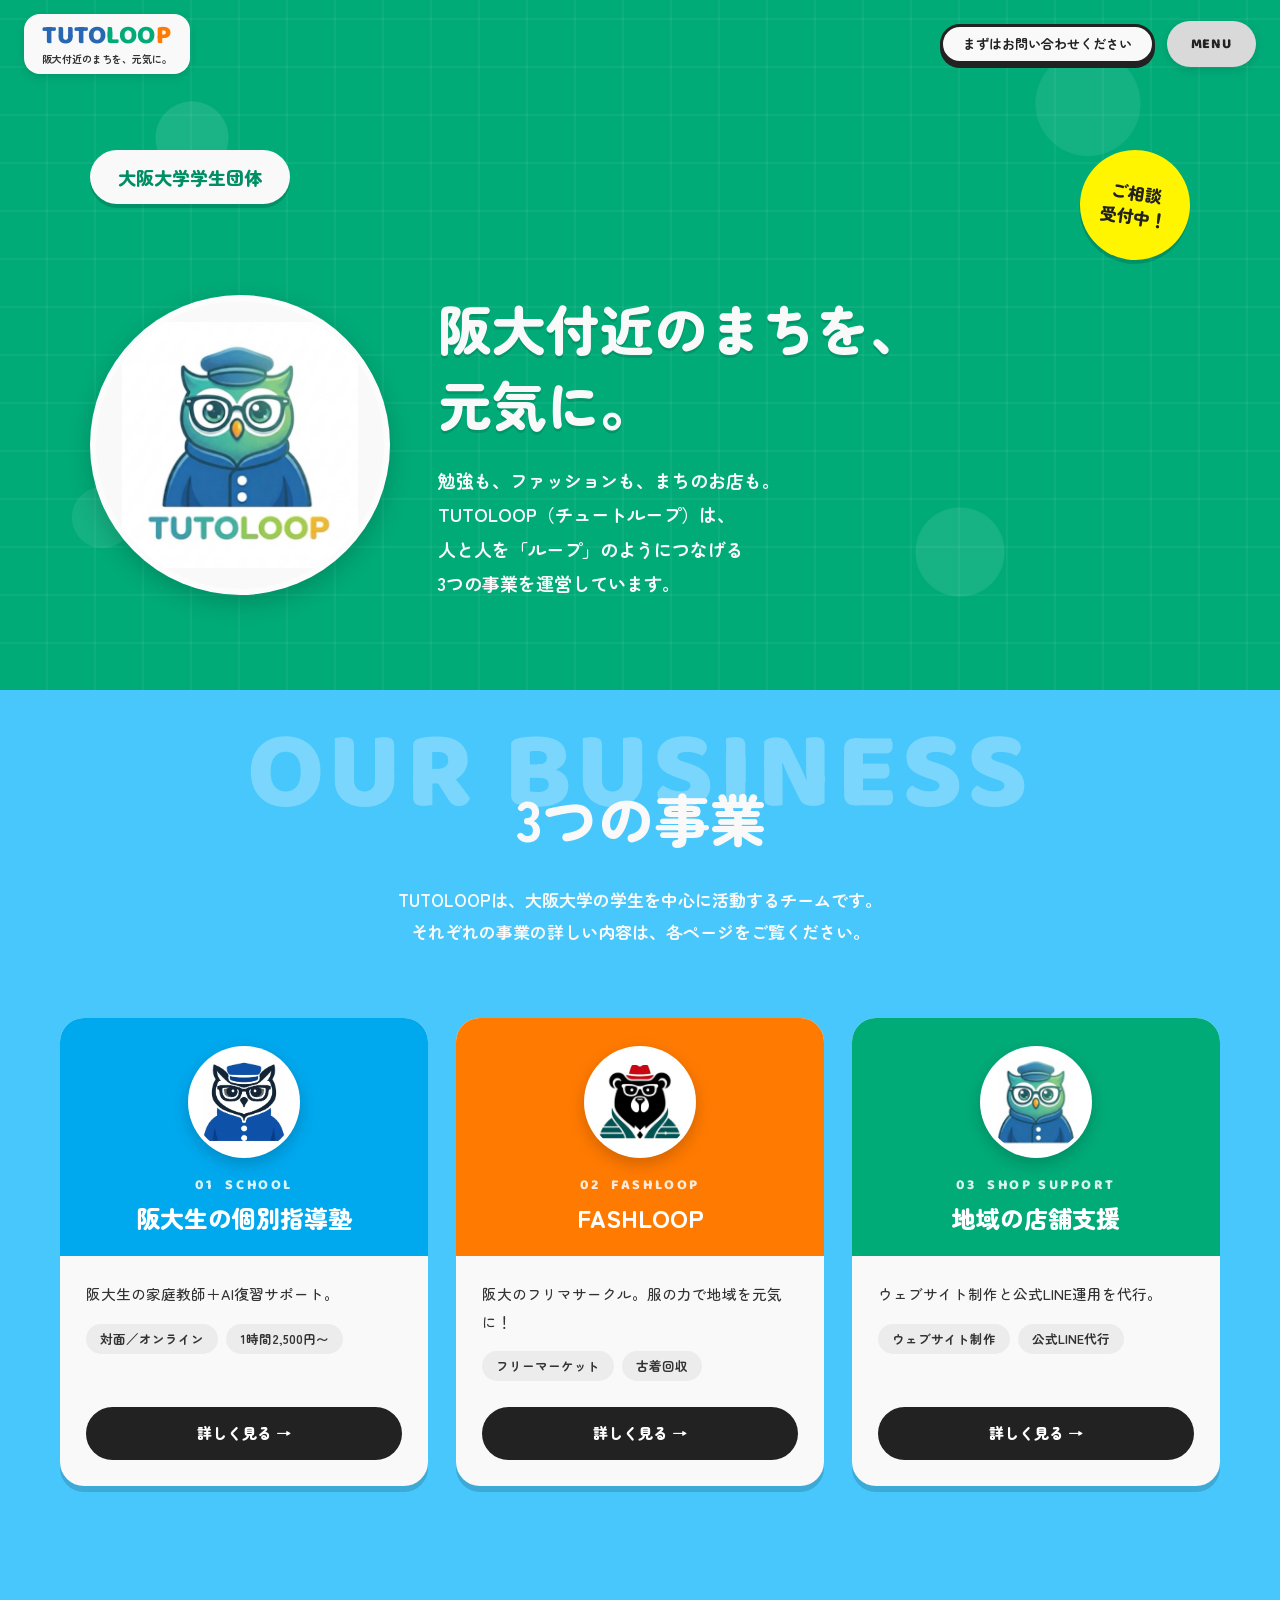
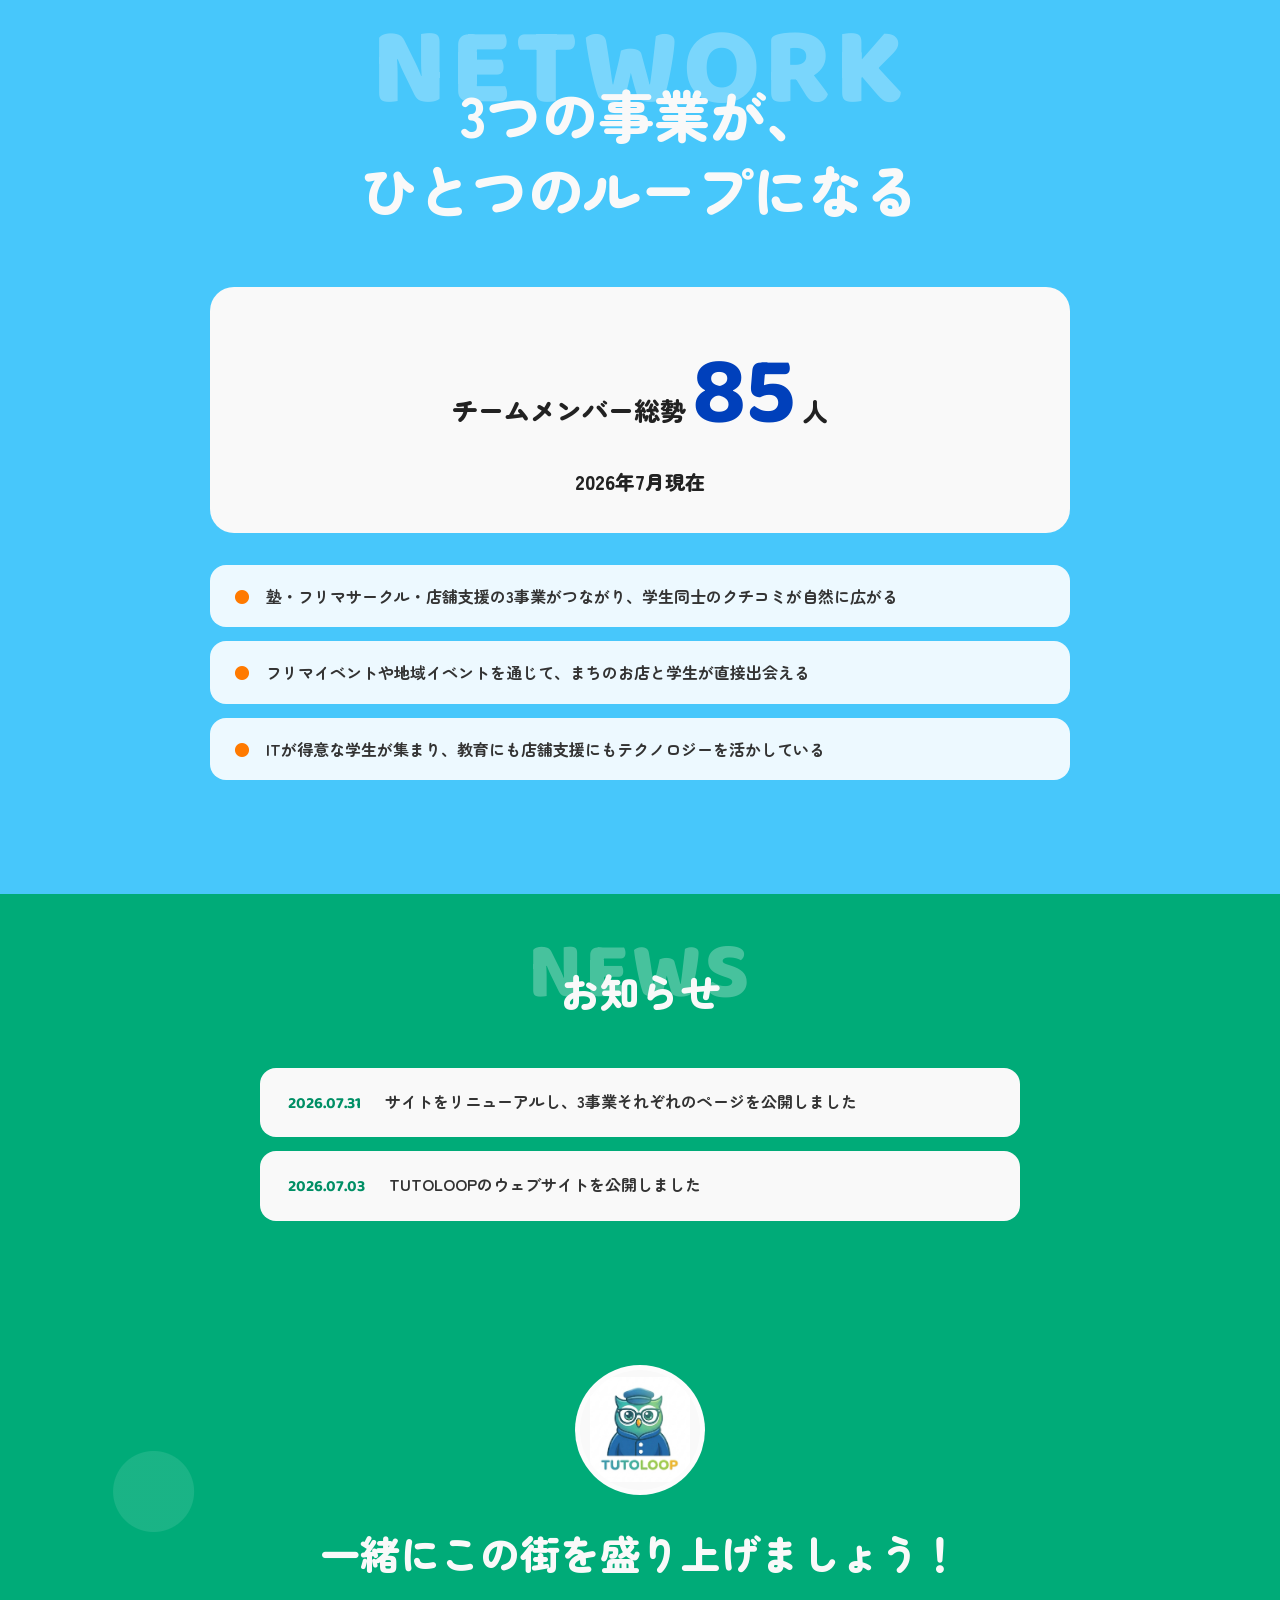
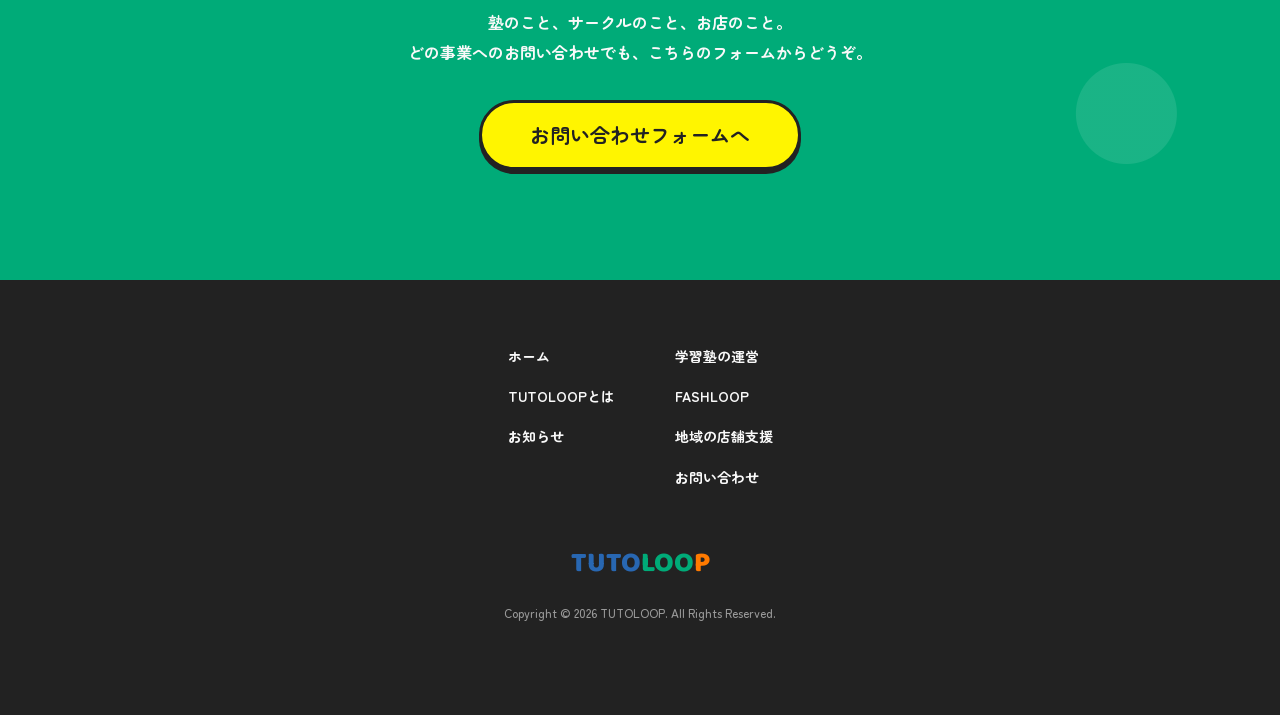
<file: index.html>
<!DOCTYPE html>
<html lang="ja">
<head>
  <meta charset="UTF-8">
  <meta name="viewport" content="width=device-width, initial-scale=1.0">
  <title>TUTOLOOP（チュートループ）｜阪大付近のまちを、元気に。</title>
  <meta name="description" content="TUTOLOOP（チュートループ）は大阪大学の学生を中心に活動するチームです。学習塾の運営、フリマサークル「FASHLOOP」の運営、地域の店舗支援（ウェブサイト制作・公式LINE運用代行）の3つの事業で、学びとまちをつないでいます。">
  <link rel="canonical" href="https://tutoloop.com/">
  <link rel="icon" href="assets/logo.jpg">
  <link rel="preconnect" href="https://fonts.googleapis.com">
  <link rel="preconnect" href="https://fonts.gstatic.com" crossorigin>
  <link href="https://fonts.googleapis.com/css2?family=Zen+Maru+Gothic:wght@500;700;900&family=Baloo+2:wght@700;800&display=swap" rel="stylesheet">
  <link rel="stylesheet" href="css/style.css">
</head>
<body>

  <!-- ヘッダー -->
  <header class="header">
    <a href="index.html" class="header__logo" aria-label="TUTOLOOP ホーム">
      <span class="logo-text"><span class="lt-b">TUTO</span><span class="lt-g">LOO</span><span class="lt-o">P</span></span>
      <span class="logo-tagline">阪大付近のまちを、元気に。</span>
    </a>
    <div class="header__actions">
      <a href="#" data-contact class="btn-cta header__cta">まずは<br class="sp-only">お問い合わせください</a>
      <button class="menu-btn" id="menuBtn" aria-expanded="false" aria-controls="globalMenu">MENU</button>
    </div>
  </header>

  <!-- オーバーレイメニュー -->
  <nav class="menu-overlay" id="globalMenu" hidden>
    <div class="menu-card">
      <button class="menu-close" id="menuClose" aria-label="メニューを閉じる">×</button>
      <ul class="menu-list">
        <li><a href="index.html">ホーム <span>HOME</span></a></li>
        <li><a href="#about">TUTOLOOPとは <span>ABOUT</span></a></li>
        <li><a href="juku/index.html">学習塾の運営 <span>SCHOOL</span></a></li>
        <li><a href="fashloop/index.html">FASHLOOP <span>FASHLOOP</span></a></li>
        <li><a href="shop/index.html">地域の店舗支援 <span>SHOP SUPPORT</span></a></li>
        <li><a href="#news">お知らせ <span>NEWS</span></a></li>
        <li><a href="#" data-contact>お問い合わせ <span>CONTACT</span></a></li>
      </ul>
    </div>
  </nav>

  <main id="top">

    <!-- ヒーロー -->
    <section class="hero">
      <div class="hero__inner">
        <div class="hero__badge-wrap">
          <p class="hero__lead-badge">大阪大学学生団体</p>
          <p class="hero__accept-badge">ご相談<br>受付中！</p>
        </div>
        <div class="hero__main">
          <div class="hero__owl">
            <img src="assets/logo.jpg" alt="TUTOLOOP（チュートループ）のマスコット、フクロウのループ君">
          </div>
          <div class="hero__copy">
            <h1 class="hero__title">阪大付近のまちを、<br>元気に。</h1>
            <p class="hero__sub">
              勉強も、ファッションも、まちのお店も。<br>
              TUTOLOOP（チュートループ）は、<br class="pc-only">
              人と人を「ループ」のようにつなげる<br class="pc-only">
              3つの事業を運営しています。
            </p>
          </div>
        </div>
      </div>
    </section>

    <!-- 事業紹介 -->
    <section class="services" id="about">
      <div class="section-head">
        <span class="section-head__en" aria-hidden="true">OUR BUSINESS</span>
        <h2 class="section-head__title">3つの事業</h2>
        <p class="section-head__desc">
          TUTOLOOPは、大阪大学の学生を中心に<br class="sp-only">活動するチームです。<br>
          それぞれの事業の詳しい内容は、各ページをご覧ください。
        </p>
      </div>
      <div class="services__grid fade-up">

        <a class="svc-card svc-card--juku" href="juku/index.html">
          <div class="svc-card__head">
            <div class="svc-card__icon">
              <img src="assets/icon-juku.png" alt="" loading="lazy">
            </div>
            <p class="svc-card__num">01 &nbsp;SCHOOL</p>
            <h3 class="svc-card__title">阪大生の個別指導塾</h3>
          </div>
          <div class="svc-card__body">
            <p class="svc-card__text">阪大生の家庭教師＋AI復習サポート。</p>
            <ul class="svc-card__tags">
              <li>対面／オンライン</li>
              <li>1時間2,500円〜</li>
            </ul>
          </div>
          <span class="svc-card__more">詳しく見る →</span>
        </a>

        <a class="svc-card svc-card--fash" href="fashloop/index.html">
          <div class="svc-card__head">
            <div class="svc-card__icon">
              <img src="assets/icon-fashloop.png" alt="" loading="lazy">
            </div>
            <p class="svc-card__num">02 &nbsp;FASHLOOP</p>
            <h3 class="svc-card__title">FASHLOOP</h3>
          </div>
          <div class="svc-card__body">
            <p class="svc-card__text">阪大のフリマサークル。服の力で地域を元気に！</p>
            <ul class="svc-card__tags">
              <li>フリーマーケット</li>
              <li>古着回収</li>
            </ul>
          </div>
          <span class="svc-card__more">詳しく見る →</span>
        </a>

        <a class="svc-card svc-card--shop" href="shop/index.html">
          <div class="svc-card__head">
            <div class="svc-card__icon">
              <img src="assets/icon-shop.png" alt="" loading="lazy">
            </div>
            <p class="svc-card__num">03 &nbsp;SHOP SUPPORT</p>
            <h3 class="svc-card__title">地域の店舗支援</h3>
          </div>
          <div class="svc-card__body">
            <p class="svc-card__text">ウェブサイト制作と公式LINE運用を代行。</p>
            <ul class="svc-card__tags">
              <li>ウェブサイト制作</li>
              <li>公式LINE代行</li>
            </ul>
          </div>
          <span class="svc-card__more">詳しく見る →</span>
        </a>

      </div>
    </section>

    <!-- 阪大生ネットワーク -->
    <section class="network" id="network">
      <div class="section-head">
        <span class="section-head__en" aria-hidden="true">NETWORK</span>
        <h2 class="section-head__title">3つの事業が、<br>ひとつのループになる</h2>
      </div>
      <div class="network__content fade-up">
        <div class="network__number">
          <p>チームメンバー総勢<strong>85</strong>人<span>2026年7月現在</span></p>
        </div>
        <ul class="network__points">
          <li>塾・フリマサークル・店舗支援の3事業がつながり、学生同士のクチコミが自然に広がる</li>
          <li>フリマイベントや地域イベントを通じて、まちのお店と学生が直接出会える</li>
          <li>ITが得意な学生が集まり、教育にも店舗支援にもテクノロジーを活かしている</li>
        </ul>
      </div>
    </section>

    <!-- お知らせ -->
    <section class="news" id="news">
      <div class="section-head section-head--small">
        <span class="section-head__en" aria-hidden="true">NEWS</span>
        <h2 class="section-head__title">お知らせ</h2>
      </div>
      <ul class="news__list fade-up">
        <li class="news__item">
          <time datetime="2026-07-31">2026.07.31</time>
          <p>サイトをリニューアルし、3事業それぞれのページを公開しました</p>
        </li>
        <li class="news__item">
          <time datetime="2026-07-03">2026.07.03</time>
          <p>TUTOLOOPのウェブサイトを公開しました</p>
        </li>
      </ul>
    </section>

    <!-- CTA -->
    <section class="contact-cta" id="contact">
      <div class="contact-cta__inner fade-up">
        <div class="contact-cta__owl">
          <img src="assets/logo.jpg" alt="">
        </div>
        <h2 class="contact-cta__title">一緒にこの街を<br class="sp-only">盛り上げましょう！</h2>
        <p class="contact-cta__text">塾のこと、サークルのこと、お店のこと。<br class="pc-only">どの事業へのお問い合わせでも、こちらのフォームからどうぞ。</p>
        <a href="#" data-contact class="btn-cta btn-cta--large">お問い合わせフォームへ</a>
      </div>
    </section>
  </main>

  <!-- フッター -->
  <footer class="footer">
    <div class="footer__inner">
      <nav class="footer__nav">
        <ul>
          <li><a href="index.html">ホーム</a></li>
          <li><a href="#about">TUTOLOOPとは</a></li>
          <li><a href="#news">お知らせ</a></li>
        </ul>
        <ul>
          <li><a href="juku/index.html">学習塾の運営</a></li>
          <li><a href="fashloop/index.html">FASHLOOP</a></li>
          <li><a href="shop/index.html">地域の店舗支援</a></li>
          <li><a href="#" data-contact>お問い合わせ</a></li>
        </ul>
      </nav>
      <p class="footer__logo"><span class="lt-b">TUTO</span><span class="lt-g">LOO</span><span class="lt-o">P</span></p>
      <p class="footer__copy">Copyright © 2026 TUTOLOOP. All Rights Reserved.</p>
    </div>
  </footer>

  <!-- モバイル固定CTA -->
  <div class="sp-fixed-cta">
    <a href="#" data-contact class="btn-cta">まずはお問い合わせください</a>
  </div>

  <script src="js/script.js"></script>
</body>
</html>
</file>
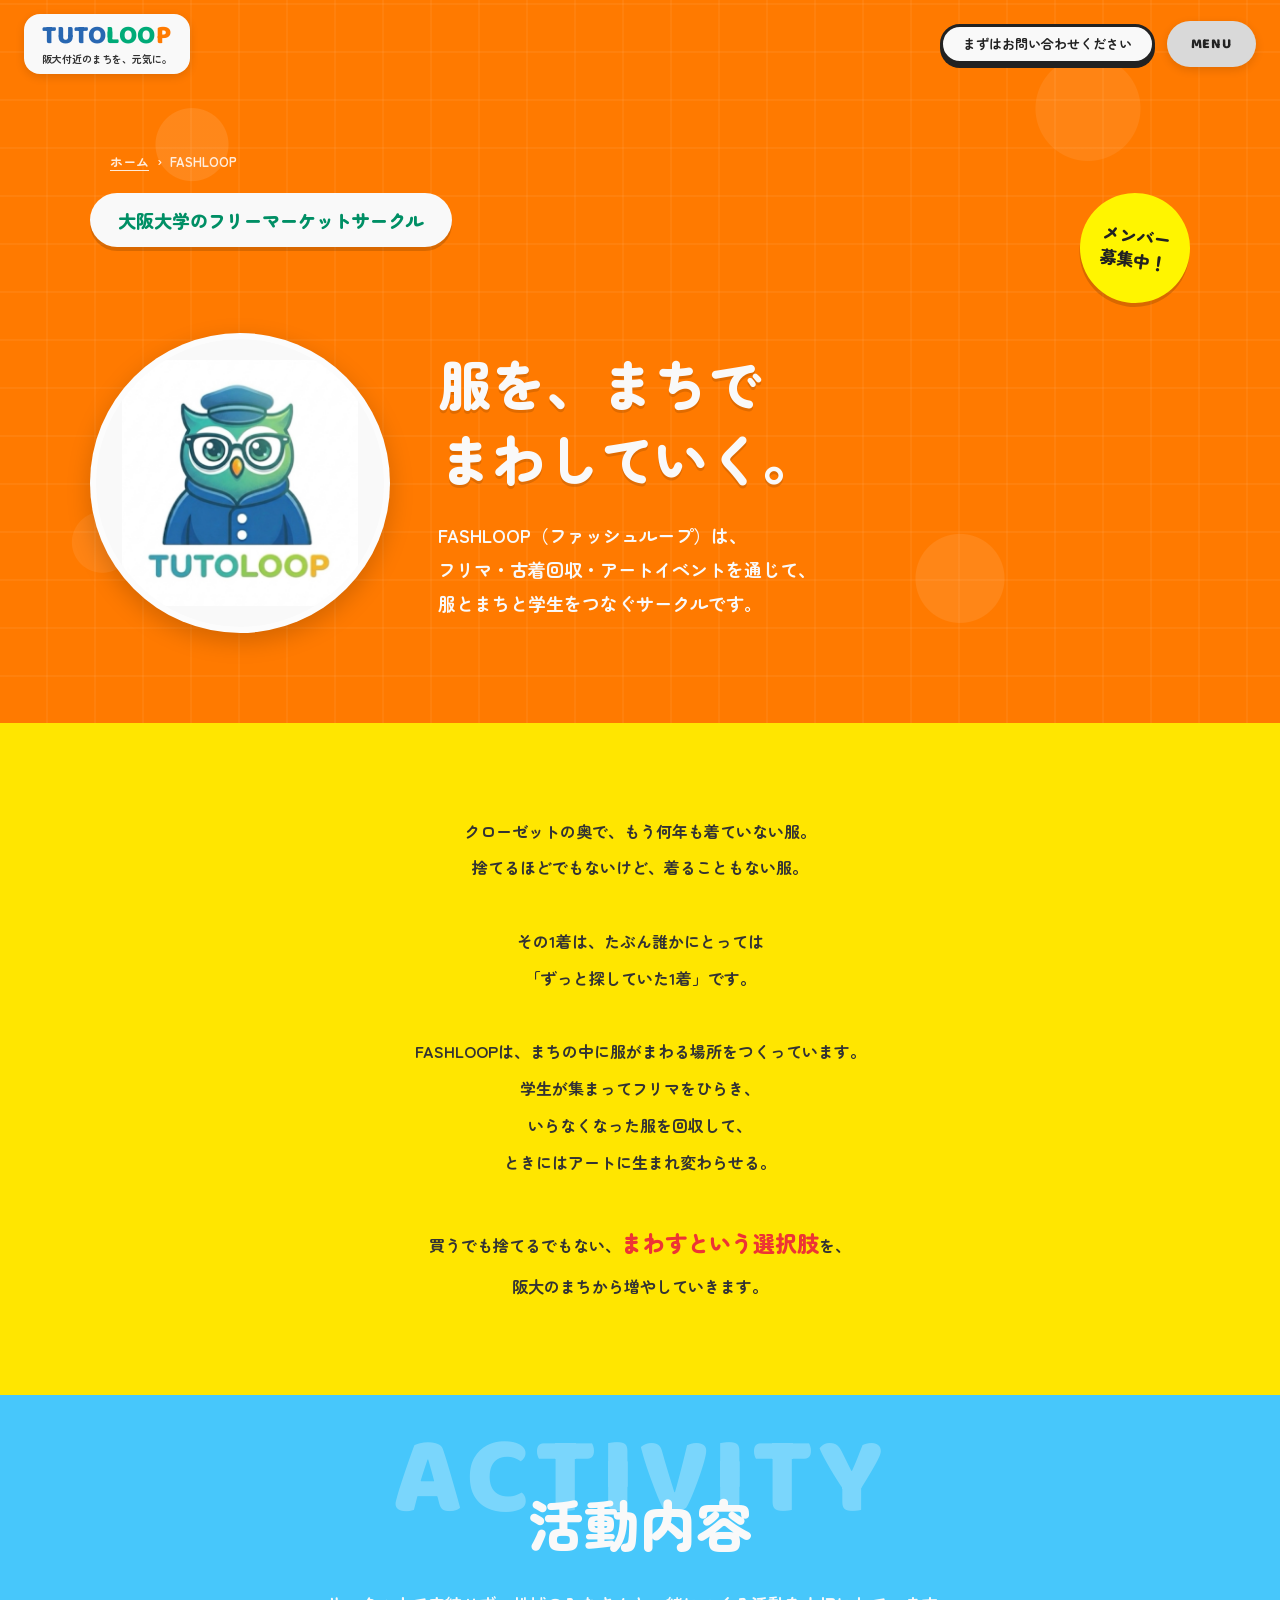
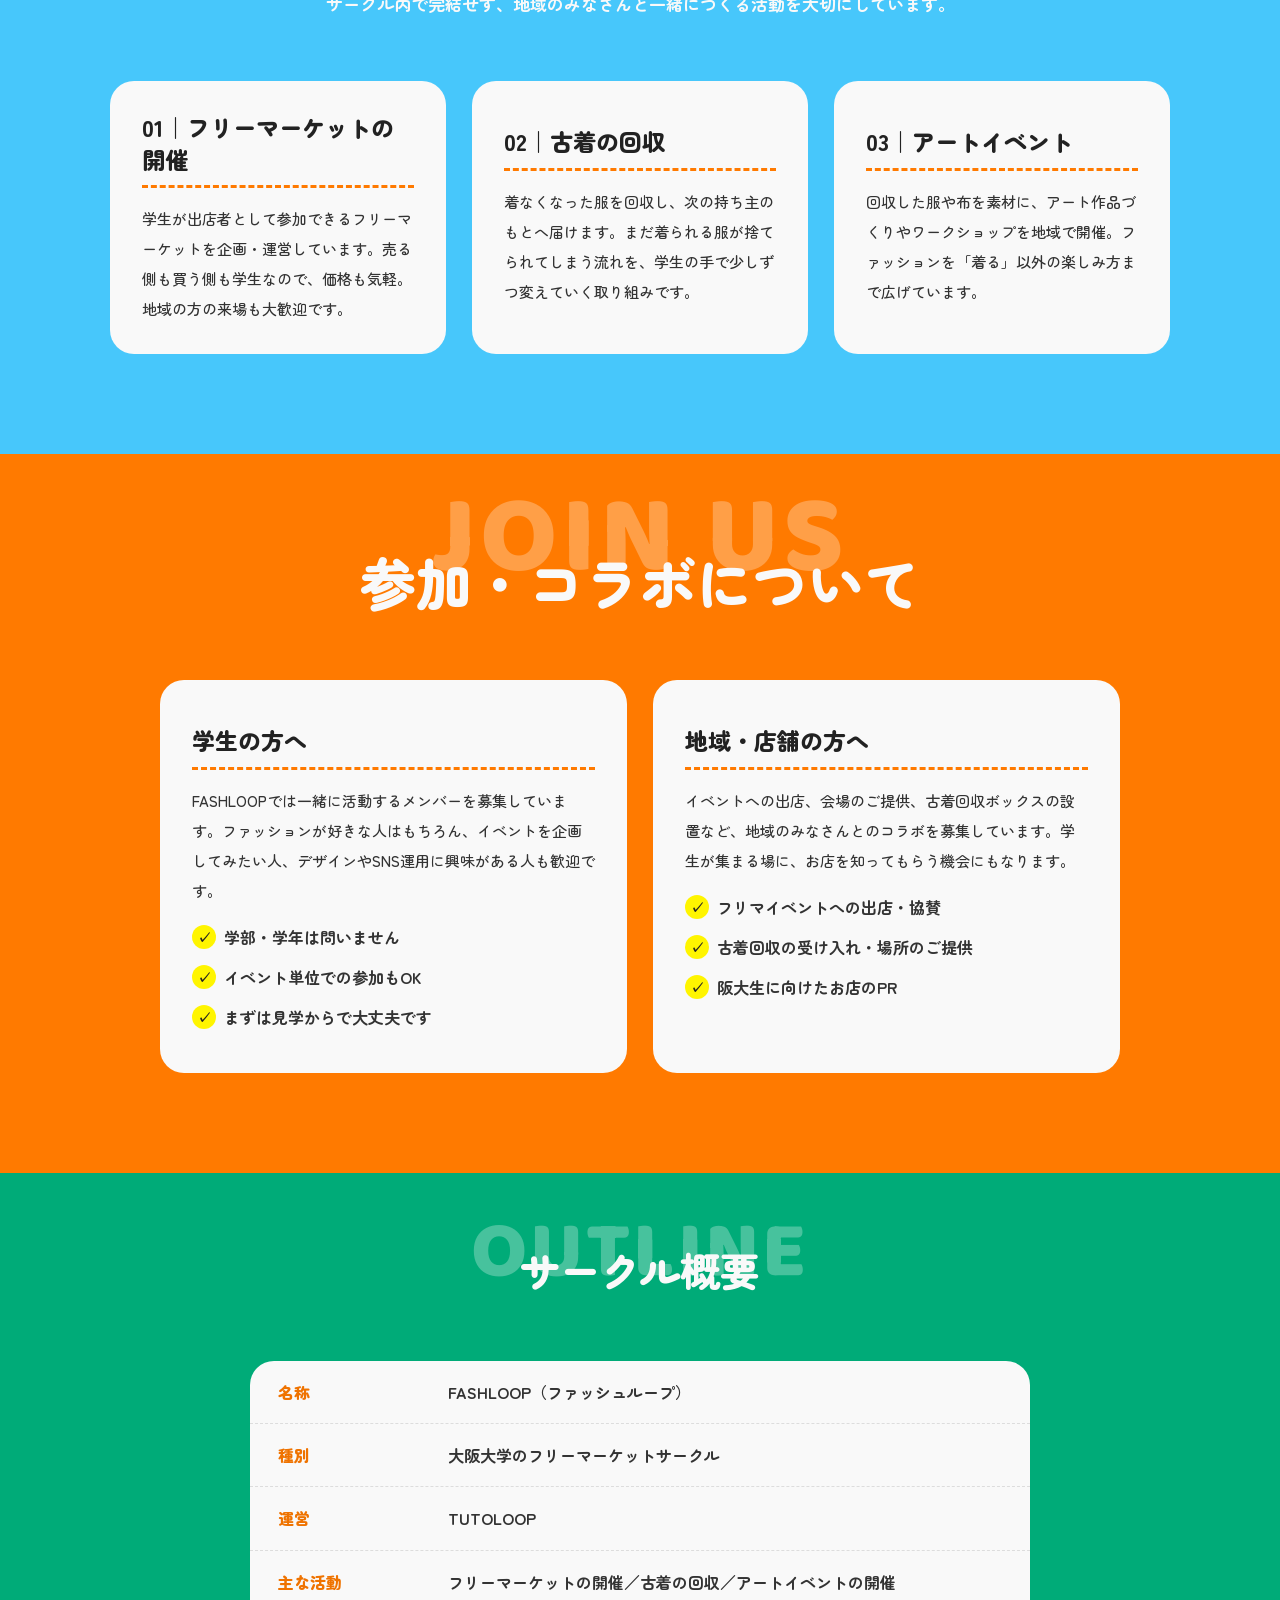
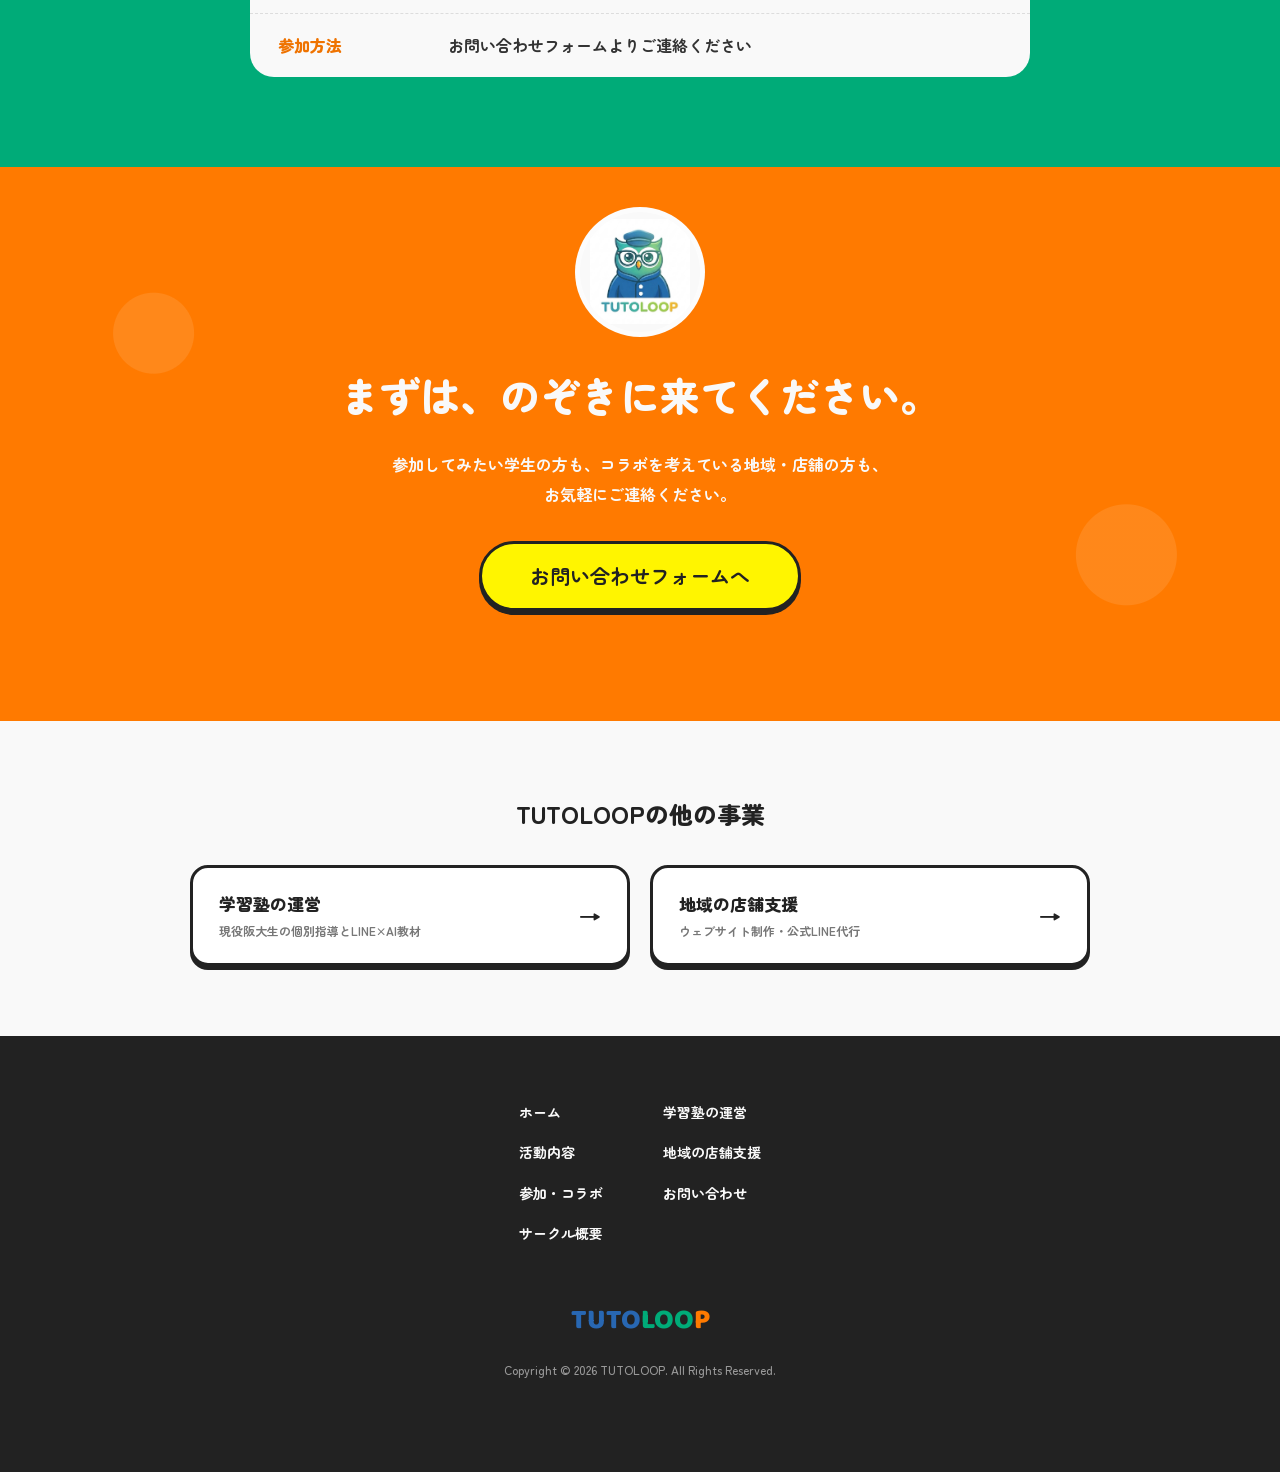
<file: fashloop/index.html>
<!DOCTYPE html>
<html lang="ja">
<head>
  <meta charset="UTF-8">
  <meta name="viewport" content="width=device-width, initial-scale=1.0">
  <title>FASHLOOP｜大阪大学のフリーマーケットサークル - TUTOLOOP</title>
  <meta name="description" content="FASHLOOP（ファッシュループ）は、TUTOLOOPが運営する大阪大学のフリーマーケットサークルです。フリマの開催、古着の回収、アートイベントを通じて、服とまちと学生をつなぎます。">
  <link rel="canonical" href="https://tutoloop.com/fashloop/">
  <link rel="icon" href="../assets/logo.jpg">
  <link rel="preconnect" href="https://fonts.googleapis.com">
  <link rel="preconnect" href="https://fonts.gstatic.com" crossorigin>
  <link href="https://fonts.googleapis.com/css2?family=Zen+Maru+Gothic:wght@500;700;900&family=Baloo+2:wght@700;800&display=swap" rel="stylesheet">
  <link rel="stylesheet" href="../css/style.css">
</head>
<body class="theme-fash">

  <!-- ヘッダー -->
  <header class="header">
    <a href="../index.html" class="header__logo" aria-label="TUTOLOOP ホーム">
      <span class="logo-text"><span class="lt-b">TUTO</span><span class="lt-g">LOO</span><span class="lt-o">P</span></span>
      <span class="logo-tagline">阪大付近のまちを、元気に。</span>
    </a>
    <div class="header__actions">
      <a href="#" data-contact class="btn-cta header__cta">まずは<br class="sp-only">お問い合わせください</a>
      <button class="menu-btn" id="menuBtn" aria-expanded="false" aria-controls="globalMenu">MENU</button>
    </div>
  </header>

  <!-- オーバーレイメニュー -->
  <nav class="menu-overlay" id="globalMenu" hidden>
    <div class="menu-card">
      <button class="menu-close" id="menuClose" aria-label="メニューを閉じる">×</button>
      <ul class="menu-list">
        <li><a href="../index.html">ホーム <span>HOME</span></a></li>
        <li><a href="#top">FASHLOOPとは <span>ABOUT</span></a></li>
        <li><a href="#activity">活動内容 <span>ACTIVITY</span></a></li>
        <li><a href="#join">参加・コラボ <span>JOIN</span></a></li>
        <li><a href="../juku/index.html">学習塾の運営 <span>SCHOOL</span></a></li>
        <li><a href="../shop/index.html">地域の店舗支援 <span>SHOP SUPPORT</span></a></li>
        <li><a href="#" data-contact>お問い合わせ <span>CONTACT</span></a></li>
      </ul>
    </div>
  </nav>

  <main id="top">

    <!-- ヒーロー -->
    <section class="hero hero--theme">
      <nav class="breadcrumb" aria-label="パンくずリスト">
        <ol>
          <li><a href="../index.html">ホーム</a></li>
          <li>FASHLOOP</li>
        </ol>
      </nav>
      <div class="hero__inner">
        <div class="hero__badge-wrap">
          <p class="hero__lead-badge">大阪大学のフリーマーケットサークル</p>
          <p class="hero__accept-badge">メンバー<br>募集中！</p>
        </div>
        <div class="hero__main">
          <div class="hero__owl">
            <img src="../assets/logo.jpg" alt="TUTOLOOP（チュートループ）のマスコット、フクロウのループ君">
          </div>
          <div class="hero__copy">
            <h1 class="hero__title">服を、まちで<br>まわしていく。</h1>
            <p class="hero__sub">
              FASHLOOP（ファッシュループ）は、<br class="pc-only">
              フリマ・古着回収・アートイベントを通じて、<br class="pc-only">
              服とまちと学生をつなぐサークルです。
            </p>
          </div>
        </div>
      </div>
    </section>

    <!-- メッセージ -->
    <section class="message">
      <div class="message__inner fade-up">
        <p>
          クローゼットの奥で、もう何年も着ていない服。<br>
          捨てるほどでもないけど、着ることもない服。<br>
          <br>
          その1着は、たぶん誰かにとっては<br class="pc-only">
          「ずっと探していた1着」です。<br>
          <br>
          FASHLOOPは、まちの中に服がまわる場所をつくっています。<br>
          学生が集まってフリマをひらき、<br class="pc-only">
          いらなくなった服を回収して、<br class="pc-only">
          ときにはアートに生まれ変わらせる。<br>
          <br>
          買うでも捨てるでもない、<strong>まわすという選択肢</strong>を、<br class="pc-only">
          阪大のまちから増やしていきます。
        </p>
      </div>
    </section>

    <!-- 活動内容 -->
    <section class="network" id="activity">
      <div class="section-head">
        <span class="section-head__en" aria-hidden="true">ACTIVITY</span>
        <h2 class="section-head__title">活動内容</h2>
        <p class="section-head__desc">
          サークル内で完結せず、地域のみなさんと<br class="sp-only">一緒につくる活動を大切にしています。
        </p>
      </div>
      <div class="cards cards--3 fade-up">
        <article class="info-card">
          <h3 class="info-card__title">01｜フリーマーケットの開催</h3>
          <p class="info-card__text">学生が出店者として参加できるフリーマーケットを企画・運営しています。売る側も買う側も学生なので、価格も気軽。地域の方の来場も大歓迎です。</p>
        </article>
        <article class="info-card">
          <h3 class="info-card__title">02｜古着の回収</h3>
          <p class="info-card__text">着なくなった服を回収し、次の持ち主のもとへ届けます。まだ着られる服が捨てられてしまう流れを、学生の手で少しずつ変えていく取り組みです。</p>
        </article>
        <article class="info-card">
          <h3 class="info-card__title">03｜アートイベント</h3>
          <p class="info-card__text">回収した服や布を素材に、アート作品づくりやワークショップを地域で開催。ファッションを「着る」以外の楽しみ方まで広げています。</p>
        </article>
      </div>
    </section>

    <!-- 参加・コラボ -->
    <section class="website" id="join">
      <div class="section-head">
        <span class="section-head__en" aria-hidden="true">JOIN US</span>
        <h2 class="section-head__title">参加・コラボについて</h2>
      </div>
      <div class="cards cards--2 fade-up">
        <article class="info-card">
          <h3 class="info-card__title">学生の方へ</h3>
          <p class="info-card__text">FASHLOOPでは一緒に活動するメンバーを募集しています。ファッションが好きな人はもちろん、イベントを企画してみたい人、デザインやSNS運用に興味がある人も歓迎です。</p>
          <ul class="check-list" style="margin-top:16px;">
            <li>学部・学年は問いません</li>
            <li>イベント単位での参加もOK</li>
            <li>まずは見学からで大丈夫です</li>
          </ul>
        </article>
        <article class="info-card">
          <h3 class="info-card__title">地域・店舗の方へ</h3>
          <p class="info-card__text">イベントへの出店、会場のご提供、古着回収ボックスの設置など、地域のみなさんとのコラボを募集しています。学生が集まる場に、お店を知ってもらう機会にもなります。</p>
          <ul class="check-list" style="margin-top:16px;">
            <li>フリマイベントへの出店・協賛</li>
            <li>古着回収の受け入れ・場所のご提供</li>
            <li>阪大生に向けたお店のPR</li>
          </ul>
        </article>
      </div>
    </section>

    <!-- 概要 -->
    <!-- TODO（要ヒアリング）：設立年・現在のメンバー数・主な活動場所・活動頻度・
         Instagram等のSNSアカウントが未確定のため、確定次第この dl に追記してください。
         過去の開催イベントの写真が手に入り次第、ギャラリーセクションの追加を推奨します。 -->
    <section class="news" id="outline">
      <div class="section-head section-head--small">
        <span class="section-head__en" aria-hidden="true">OUTLINE</span>
        <h2 class="section-head__title">サークル概要</h2>
      </div>
      <div class="deflist fade-up">
        <dl>
          <div>
            <dt>名称</dt>
            <dd>FASHLOOP（ファッシュループ）</dd>
          </div>
          <div>
            <dt>種別</dt>
            <dd>大阪大学のフリーマーケットサークル</dd>
          </div>
          <div>
            <dt>運営</dt>
            <dd>TUTOLOOP</dd>
          </div>
          <div>
            <dt>主な活動</dt>
            <dd>フリーマーケットの開催／古着の回収／アートイベントの開催</dd>
          </div>
          <div>
            <dt>参加方法</dt>
            <dd>お問い合わせフォームよりご連絡ください</dd>
          </div>
        </dl>
      </div>
    </section>

    <!-- CTA -->
    <section class="contact-cta contact-cta--theme" id="contact">
      <div class="contact-cta__inner fade-up">
        <div class="contact-cta__owl">
          <img src="../assets/logo.jpg" alt="">
        </div>
        <h2 class="contact-cta__title">まずは、のぞきに<br class="sp-only">来てください。</h2>
        <p class="contact-cta__text">参加してみたい学生の方も、コラボを考えている地域・店舗の方も、<br class="pc-only">お気軽にご連絡ください。</p>
        <a href="#" data-contact class="btn-cta btn-cta--large">お問い合わせフォームへ</a>
      </div>
    </section>

    <!-- 他の事業へ -->
    <section class="crosslink">
      <h2 class="crosslink__title">TUTOLOOPの他の事業</h2>
      <div class="crosslink__grid">
        <a class="crosslink__item" href="../juku/index.html">
          <span>学習塾の運営<small>現役阪大生の個別指導とLINE×AI教材</small></span>
          <span aria-hidden="true">→</span>
        </a>
        <a class="crosslink__item" href="../shop/index.html">
          <span>地域の店舗支援<small>ウェブサイト制作・公式LINE代行</small></span>
          <span aria-hidden="true">→</span>
        </a>
      </div>
    </section>
  </main>

  <!-- フッター -->
  <footer class="footer">
    <div class="footer__inner">
      <nav class="footer__nav">
        <ul>
          <li><a href="../index.html">ホーム</a></li>
          <li><a href="#activity">活動内容</a></li>
          <li><a href="#join">参加・コラボ</a></li>
          <li><a href="#outline">サークル概要</a></li>
        </ul>
        <ul>
          <li><a href="../juku/index.html">学習塾の運営</a></li>
          <li><a href="../shop/index.html">地域の店舗支援</a></li>
          <li><a href="#" data-contact>お問い合わせ</a></li>
        </ul>
      </nav>
      <p class="footer__logo"><span class="lt-b">TUTO</span><span class="lt-g">LOO</span><span class="lt-o">P</span></p>
      <p class="footer__copy">Copyright © 2026 TUTOLOOP. All Rights Reserved.</p>
    </div>
  </footer>

  <!-- モバイル固定CTA -->
  <div class="sp-fixed-cta">
    <a href="#" data-contact class="btn-cta">まずはお問い合わせください</a>
  </div>

  <script src="../js/script.js"></script>
</body>
</html>
</file>
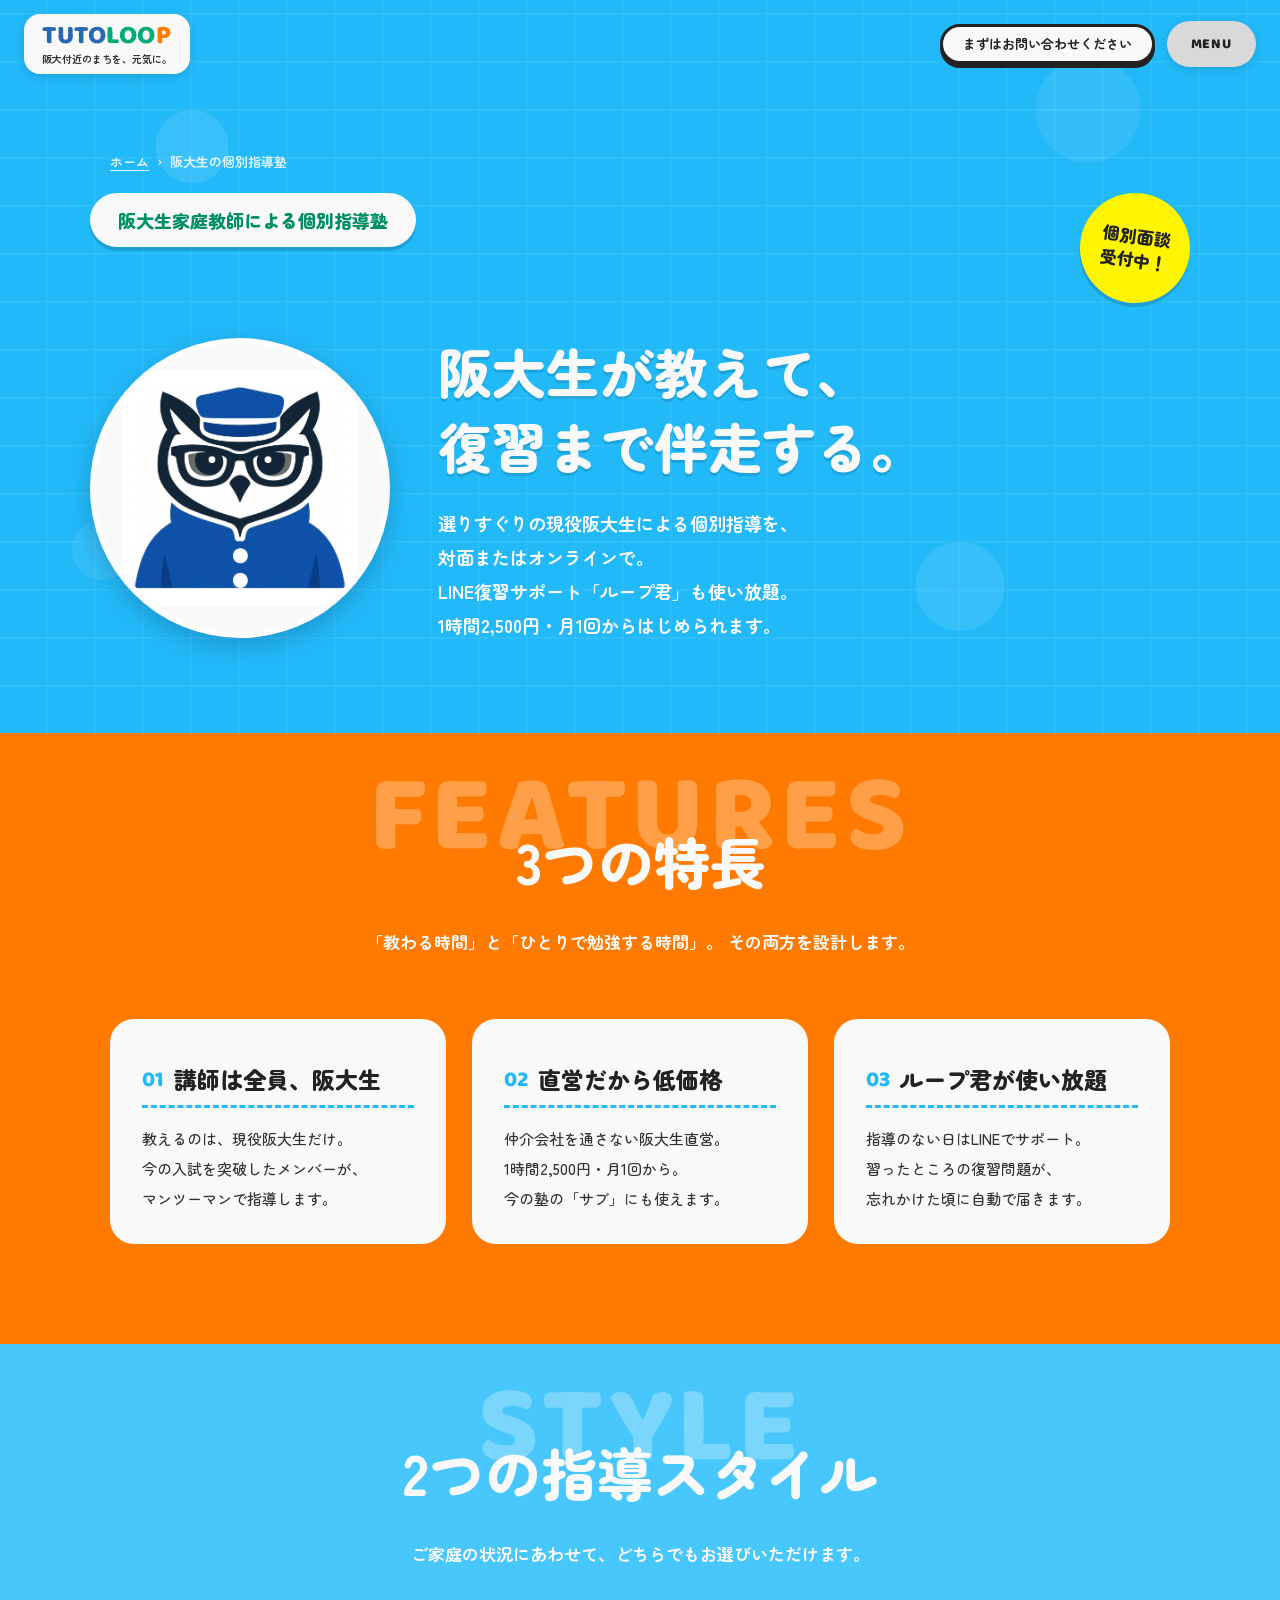
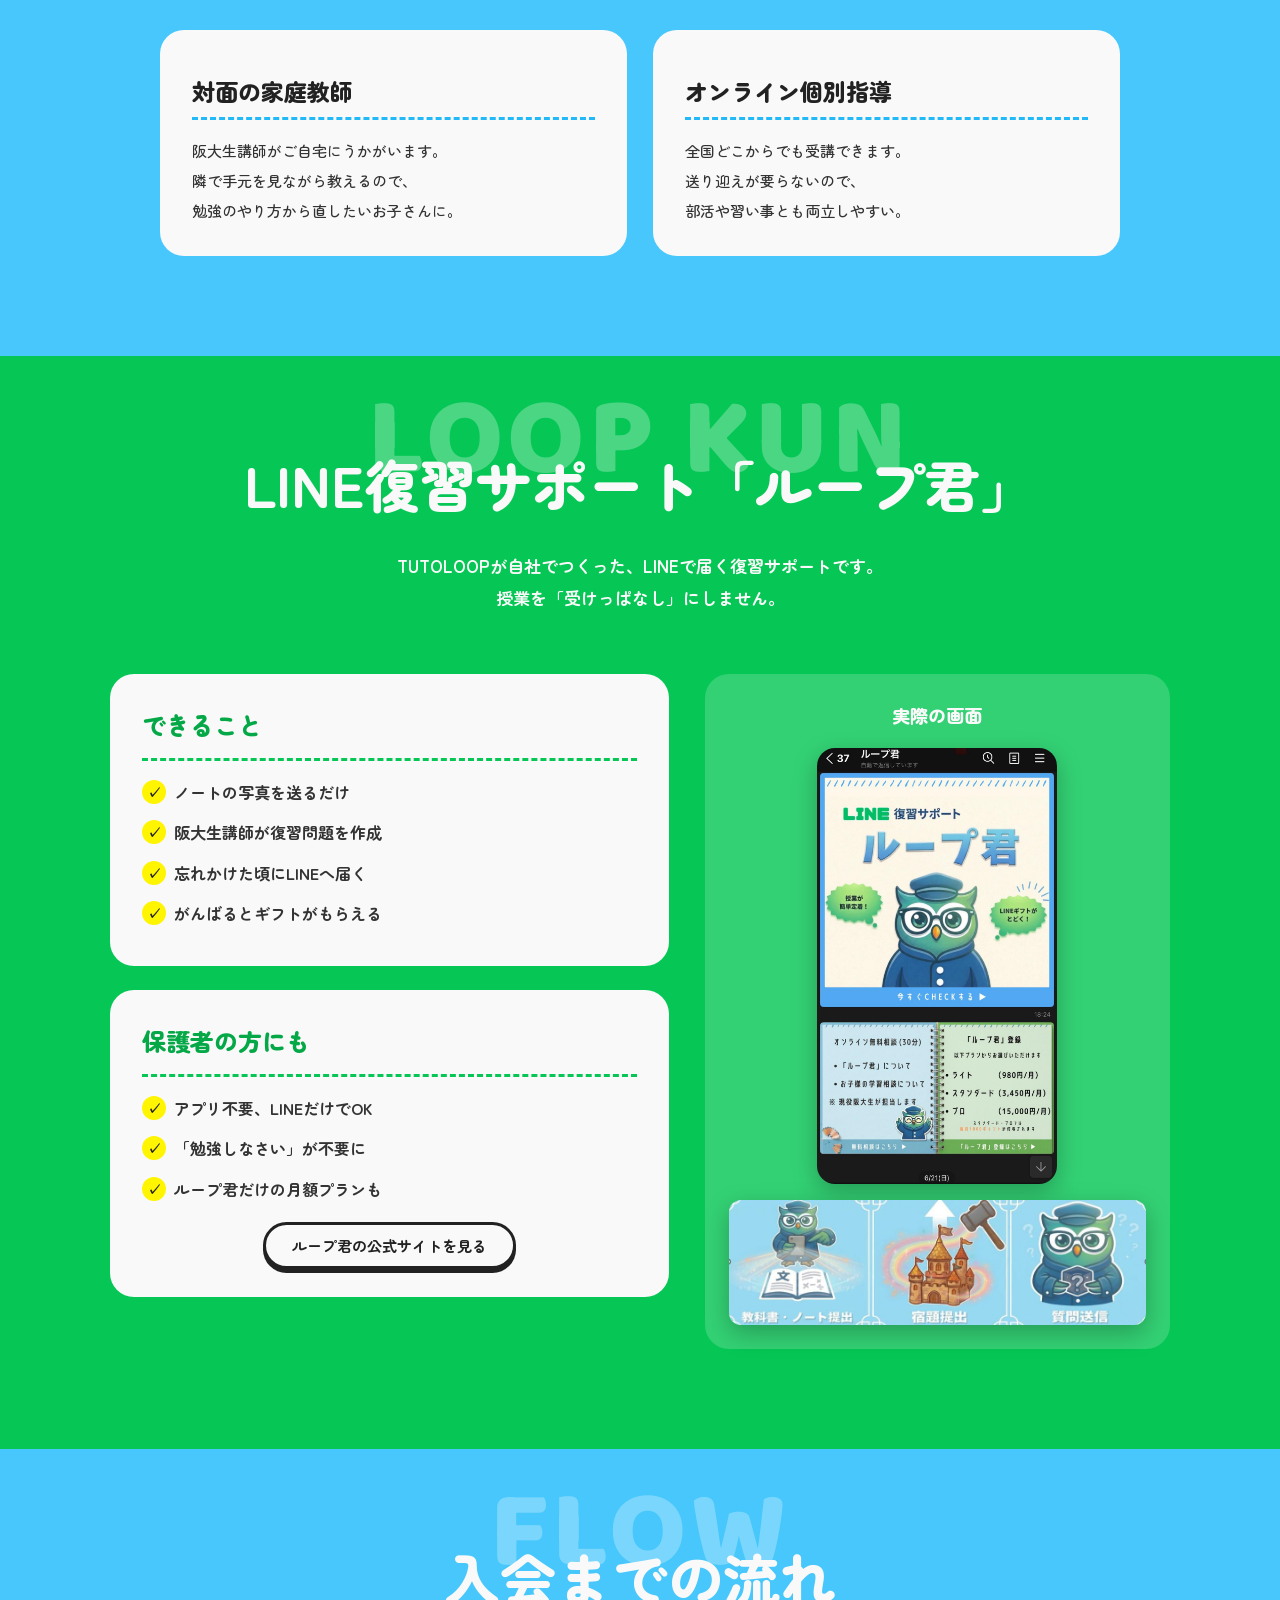
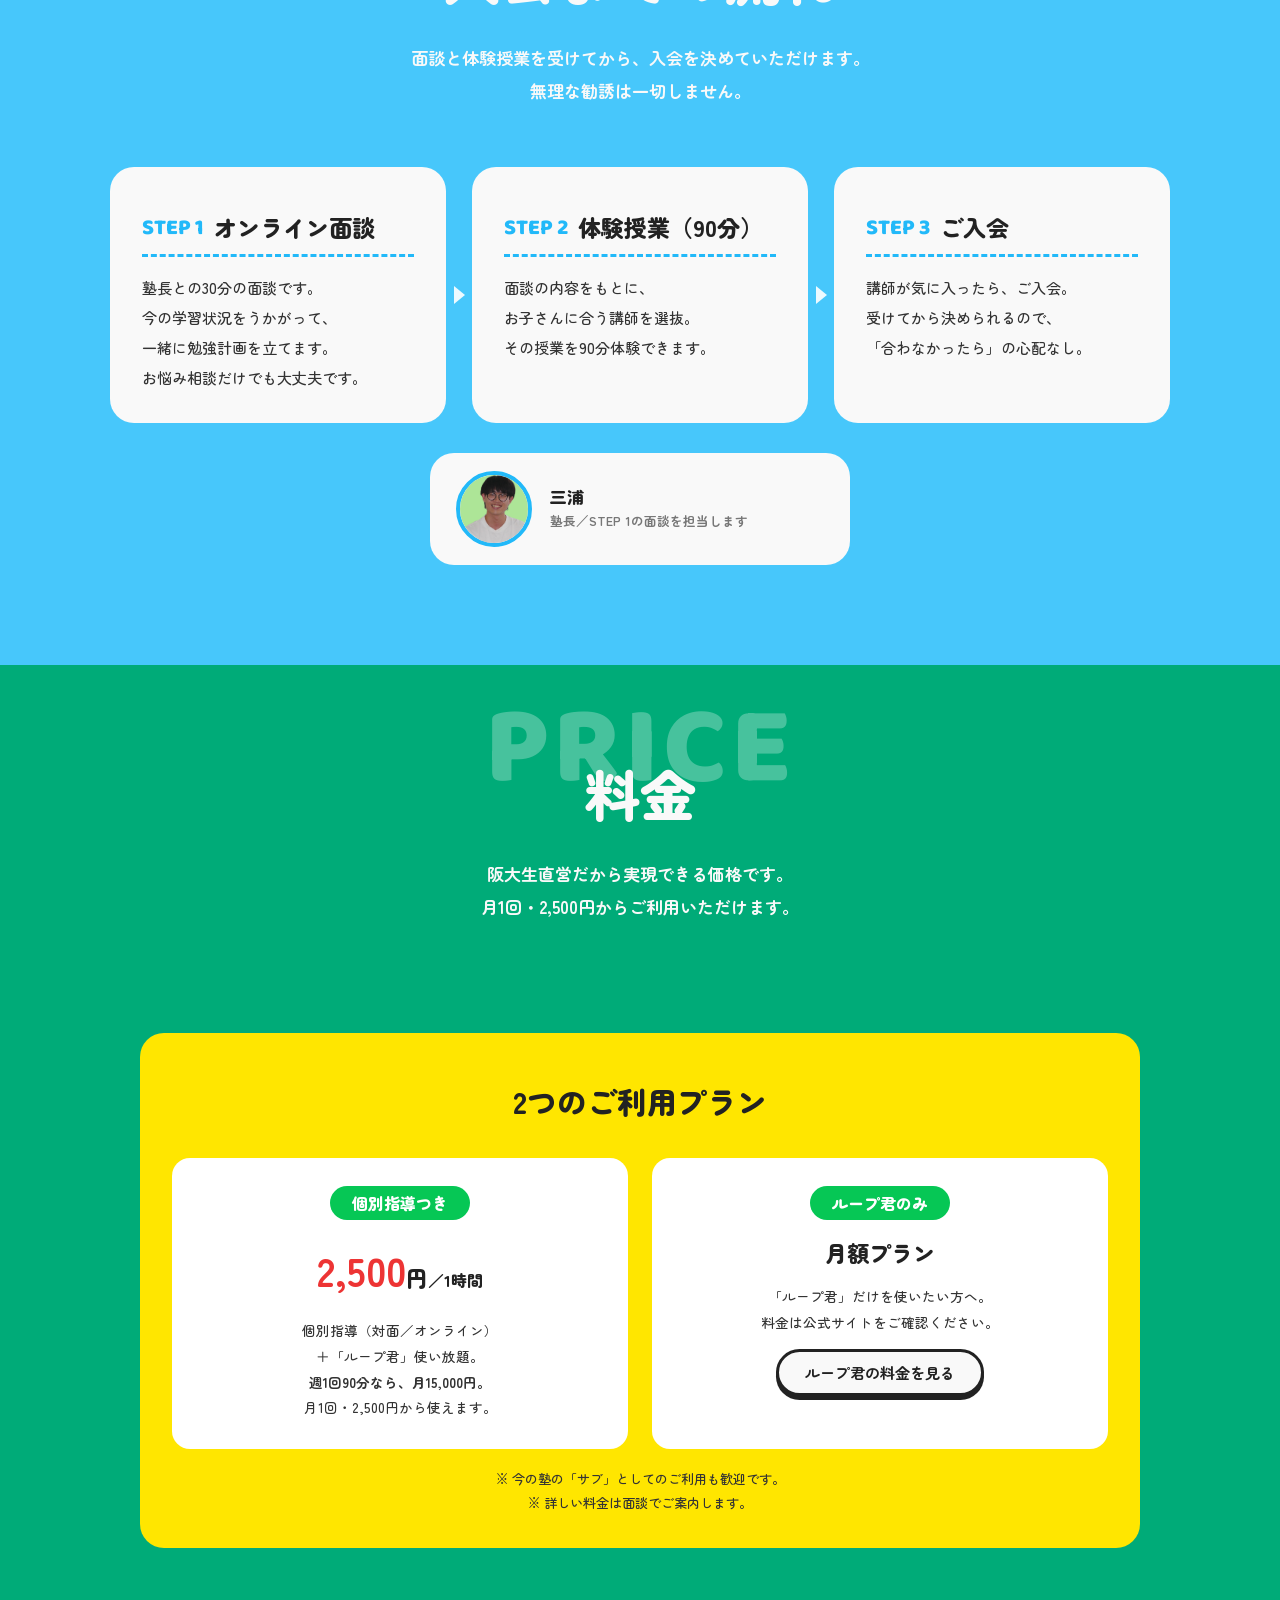
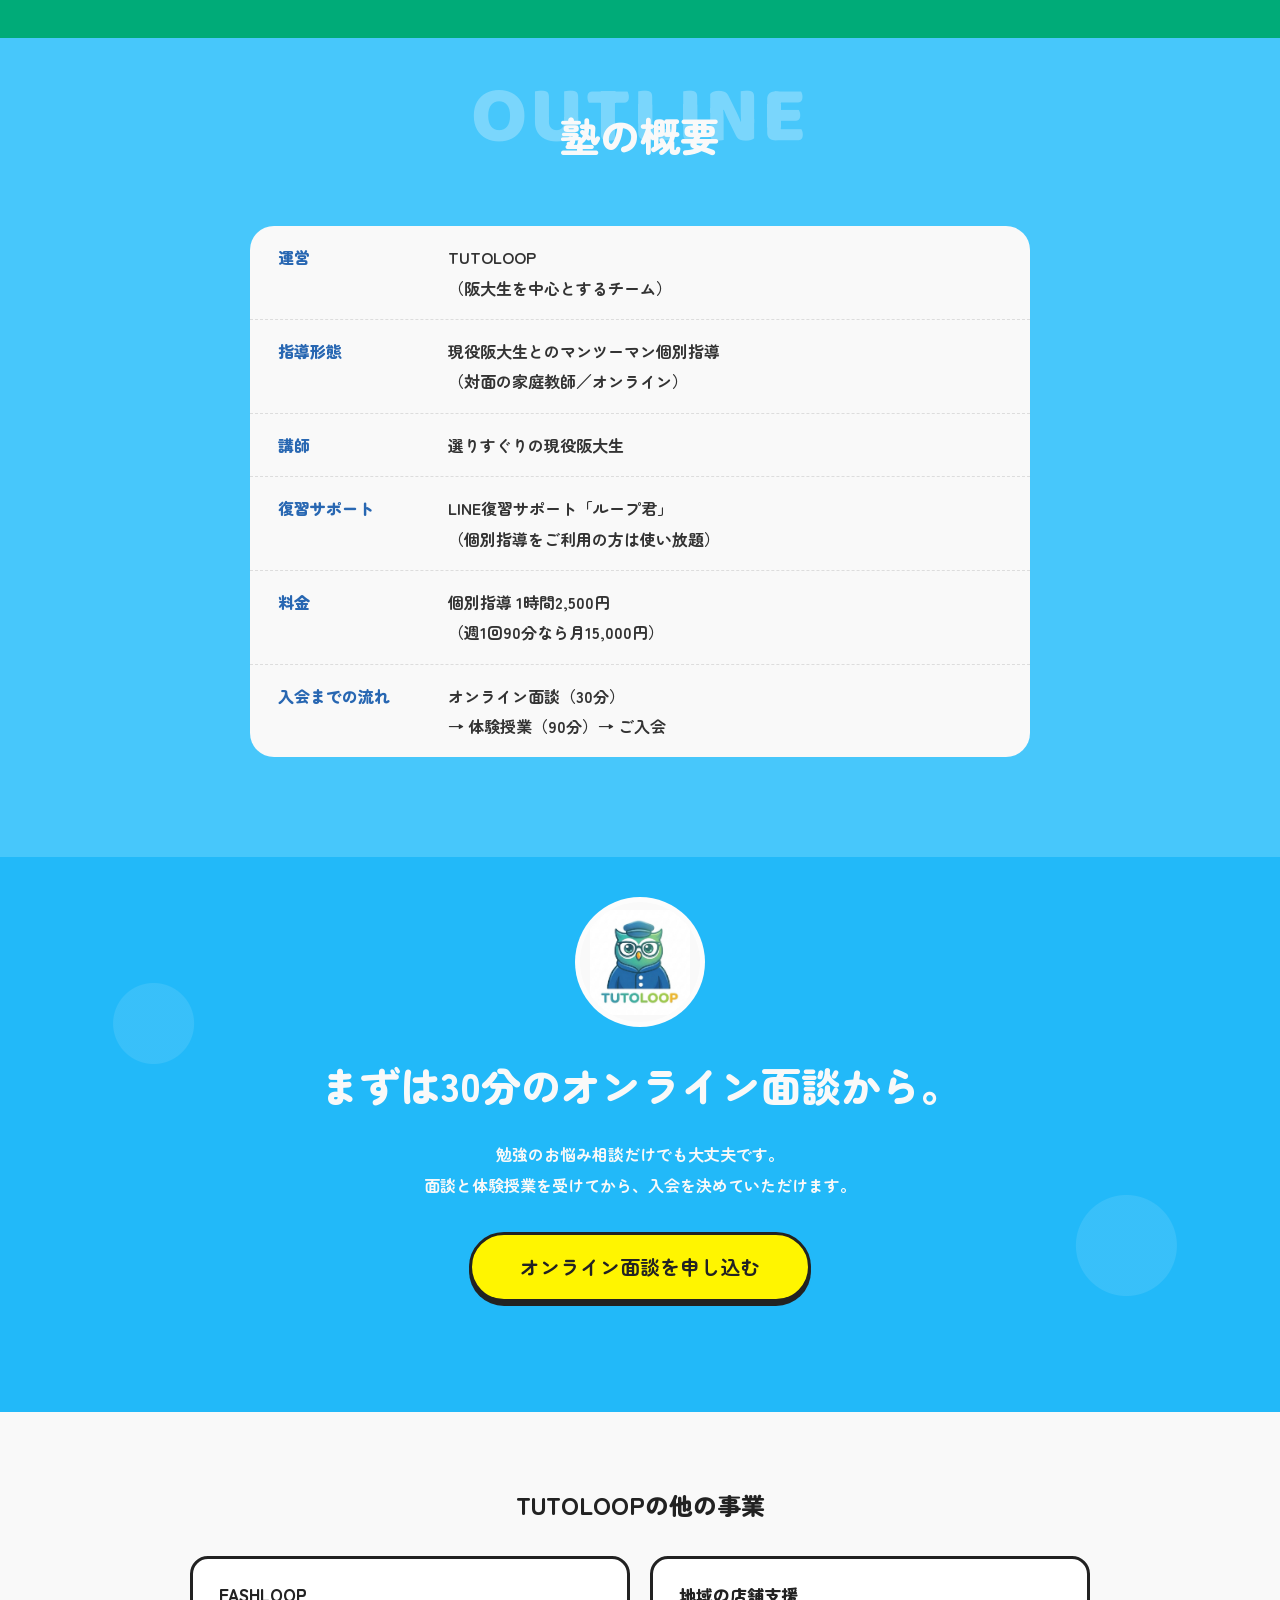
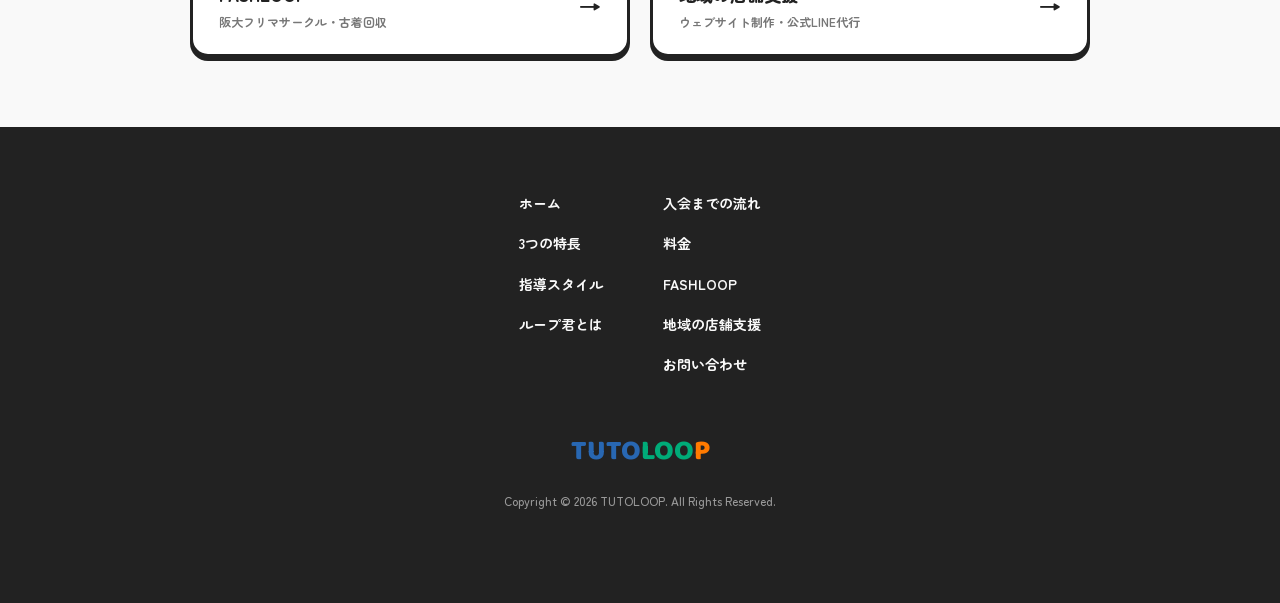
<file: juku/index.html>
<!DOCTYPE html>
<html lang="ja">
<head>
  <meta charset="UTF-8">
  <meta name="viewport" content="width=device-width, initial-scale=1.0">
  <title>阪大生の家庭教師・個別指導塾｜対面／オンライン＋LINE復習サポート「ループ君」 - TUTOLOOP</title>
  <meta name="description" content="TUTOLOOPの学習塾事業。選りすぐりの現役阪大生による家庭教師・個別指導を、対面またはオンラインで。LINE復習サポート「ループ君」も使い放題。阪大生直営だから1時間2,500円、月1回から利用できます。">
  <link rel="canonical" href="https://tutoloop.com/juku/">
  <link rel="icon" href="../assets/logo.jpg">
  <link rel="preconnect" href="https://fonts.googleapis.com">
  <link rel="preconnect" href="https://fonts.gstatic.com" crossorigin>
  <link href="https://fonts.googleapis.com/css2?family=Zen+Maru+Gothic:wght@500;700;900&family=Baloo+2:wght@700;800&display=swap" rel="stylesheet">
  <link rel="stylesheet" href="../css/style.css">
</head>
<body class="theme-juku">

  <!-- ヘッダー -->
  <header class="header">
    <a href="../index.html" class="header__logo" aria-label="TUTOLOOP ホーム">
      <span class="logo-text"><span class="lt-b">TUTO</span><span class="lt-g">LOO</span><span class="lt-o">P</span></span>
      <span class="logo-tagline">阪大付近のまちを、元気に。</span>
    </a>
    <div class="header__actions">
      <a href="#" data-contact class="btn-cta header__cta">まずは<br class="sp-only">お問い合わせください</a>
      <button class="menu-btn" id="menuBtn" aria-expanded="false" aria-controls="globalMenu">MENU</button>
    </div>
  </header>

  <!-- オーバーレイメニュー -->
  <nav class="menu-overlay" id="globalMenu" hidden>
    <div class="menu-card">
      <button class="menu-close" id="menuClose" aria-label="メニューを閉じる">×</button>
      <ul class="menu-list">
        <li><a href="../index.html">ホーム <span>HOME</span></a></li>
        <li><a href="#top">阪大生の個別指導塾 <span>SCHOOL</span></a></li>
        <li><a href="#features">3つの特長 <span>FEATURES</span></a></li>
        <li><a href="#style">指導スタイル <span>STYLE</span></a></li>
        <li><a href="#loopkun">ループ君とは <span>LOOP KUN</span></a></li>
        <li><a href="#flow">入会までの流れ <span>FLOW</span></a></li>
        <li><a href="#price">料金 <span>PRICE</span></a></li>
        <li><a href="../fashloop/index.html">FASHLOOP <span>FASHLOOP</span></a></li>
        <li><a href="../shop/index.html">地域の店舗支援 <span>SHOP SUPPORT</span></a></li>
        <li><a href="#" data-contact>お問い合わせ <span>CONTACT</span></a></li>
      </ul>
    </div>
  </nav>

  <main id="top">

    <!-- ヒーロー -->
    <section class="hero hero--theme">
      <nav class="breadcrumb" aria-label="パンくずリスト">
        <ol>
          <li><a href="../index.html">ホーム</a></li>
          <li>阪大生の個別指導塾</li>
        </ol>
      </nav>
      <div class="hero__inner">
        <div class="hero__badge-wrap">
          <p class="hero__lead-badge">阪大生家庭教師による個別指導塾</p>
          <p class="hero__accept-badge">個別面談<br>受付中！</p>
        </div>
        <div class="hero__main">
          <div class="hero__owl">
            <img src="../assets/icon-juku.png" alt="TUTOLOOP（チュートループ）のマスコット、フクロウのループ君">
          </div>
          <div class="hero__copy">
            <h1 class="hero__title">阪大生が教えて、<br>復習まで伴走する。</h1>
            <p class="hero__sub">
              選りすぐりの現役阪大生による個別指導を、<br>
              対面またはオンラインで。<br>
              LINE復習サポート「ループ君」も使い放題。<br>
              <strong>1時間2,500円・月1回から</strong>はじめられます。
            </p>
          </div>
        </div>
      </div>
    </section>

    <!-- 3つの特長 -->
    <section class="website" id="features">
      <div class="section-head">
        <span class="section-head__en" aria-hidden="true">FEATURES</span>
        <h2 class="section-head__title">3つの特長</h2>
        <p class="section-head__desc">
          「教わる時間」と「ひとりで勉強する時間」。<br class="sp-only">
          その両方を設計します。
        </p>
      </div>
      <div class="cards cards--3 fade-up">
        <article class="info-card">
          <h3 class="info-card__title"><span class="info-card__num">01</span>講師は全員、阪大生</h3>
          <p class="info-card__text">
            教えるのは、現役阪大生だけ。<br>
            今の入試を突破したメンバーが、<br>
            マンツーマンで指導します。
          </p>
        </article>
        <article class="info-card">
          <h3 class="info-card__title"><span class="info-card__num">02</span>直営だから低価格</h3>
          <p class="info-card__text">
            仲介会社を通さない阪大生直営。<br>
            1時間2,500円・月1回から。<br>
            今の塾の「サブ」にも使えます。
          </p>
        </article>
        <article class="info-card">
          <h3 class="info-card__title"><span class="info-card__num">03</span>ループ君が使い放題</h3>
          <p class="info-card__text">
            指導のない日はLINEでサポート。<br>
            習ったところの復習問題が、<br>
            忘れかけた頃に自動で届きます。
          </p>
        </article>
      </div>
    </section>

    <!-- 指導スタイル -->
    <section class="network" id="style">
      <div class="section-head">
        <span class="section-head__en" aria-hidden="true">STYLE</span>
        <h2 class="section-head__title">2つの指導スタイル</h2>
        <p class="section-head__desc">
          ご家庭の状況にあわせて、<br class="sp-only">どちらでもお選びいただけます。
        </p>
      </div>
      <div class="cards cards--2 fade-up">
        <article class="info-card">
          <h3 class="info-card__title">対面の家庭教師</h3>
          <p class="info-card__text">
            阪大生講師がご自宅にうかがいます。<br>
            隣で手元を見ながら教えるので、<br>
            勉強のやり方から直したいお子さんに。
          </p>
        </article>
        <article class="info-card">
          <h3 class="info-card__title">オンライン個別指導</h3>
          <p class="info-card__text">
            全国どこからでも受講できます。<br>
            送り迎えが要らないので、<br>
            部活や習い事とも両立しやすい。
          </p>
        </article>
      </div>
    </section>

    <!-- ループ君 -->
    <section class="line" id="loopkun">
      <div class="section-head">
        <span class="section-head__en" aria-hidden="true">LOOP KUN</span>
        <h2 class="section-head__title">LINE復習サポート<br class="sp-only">「ループ君」</h2>
        <p class="section-head__desc">
          TUTOLOOPが自社でつくった、<br class="sp-only">LINEで届く復習サポートです。<br>
          授業を「受けっぱなし」にしません。
        </p>
      </div>

      <div class="line__content">
        <div class="line__cards fade-up">
          <article class="line-card">
            <h3 class="line-card__title">できること</h3>
            <ul class="check-list">
              <li>ノートの写真を送るだけ</li>
              <li>阪大生講師が復習問題を作成</li>
              <li>忘れかけた頃にLINEへ届く</li>
              <li>がんばるとギフトがもらえる</li>
            </ul>
          </article>
          <article class="line-card">
            <h3 class="line-card__title">保護者の方にも</h3>
            <ul class="check-list">
              <li>アプリ不要、LINEだけでOK</li>
              <li>「勉強しなさい」が不要に</li>
              <li>ループ君だけの月額プランも</li>
            </ul>
            <p style="margin-top:18px; text-align:center;">
              <a class="btn-cta" href="https://tutoloop.vercel.app/" target="_blank" rel="noopener">ループ君の公式サイトを見る</a>
            </p>
          </article>
        </div>
        <div class="line__example fade-up">
          <p class="line__example-label">実際の画面</p>
          <div class="line__example-imgs">
            <img class="line__phone" src="../assets/line-loopkun.png" alt="LINE復習サポート「ループ君」のトーク画面" loading="lazy">
            <img class="line__richmenu" src="../assets/line-richmenu.png" alt="ループ君のリッチメニュー" loading="lazy">
          </div>
        </div>
      </div>
    </section>

    <!-- 入会までの流れ -->
    <section class="about" id="flow">
      <div class="section-head">
        <span class="section-head__en" aria-hidden="true">FLOW</span>
        <h2 class="section-head__title">入会までの流れ</h2>
        <p class="section-head__desc">
          面談と体験授業を受けてから、<br class="sp-only">入会を決めていただけます。<br>
          無理な勧誘は一切しません。
        </p>
      </div>
      <div class="cards cards--3 cards--flow fade-up">

        <article class="info-card">
          <h3 class="info-card__title"><span class="info-card__num">STEP 1</span>オンライン面談</h3>
          <p class="info-card__text">
            塾長との30分の面談です。<br>
            今の学習状況をうかがって、<br>
            一緒に勉強計画を立てます。<br>
            お悩み相談だけでも大丈夫です。
          </p>
        </article>

        <article class="info-card">
          <h3 class="info-card__title"><span class="info-card__num">STEP 2</span>体験授業（90分）</h3>
          <p class="info-card__text">
            面談の内容をもとに、<br>
            お子さんに合う講師を選抜。<br>
            その授業を90分体験できます。
          </p>
        </article>

        <article class="info-card">
          <h3 class="info-card__title"><span class="info-card__num">STEP 3</span>ご入会</h3>
          <p class="info-card__text">
            講師が気に入ったら、ご入会。<br>
            受けてから決められるので、<br>
            「合わなかったら」の心配なし。
          </p>
        </article>

      </div>

      <div class="flow-person fade-up">
        <img class="person__photo" src="../assets/juku-miura.png" alt="TUTOLOOP塾長 三浦" loading="lazy">
        <div>
          <p class="person__name">三浦</p>
          <p class="person__role">塾長／STEP 1の面談を担当します</p>
        </div>
      </div>
    </section>

    <!-- 料金 -->
    <section class="news" id="price">
      <div class="section-head">
        <span class="section-head__en" aria-hidden="true">PRICE</span>
        <h2 class="section-head__title">料金</h2>
        <p class="section-head__desc">
          阪大生直営だから実現できる価格です。<br>
          月1回・2,500円からご利用いただけます。
        </p>
      </div>

      <div class="price-block fade-up">
        <h3 class="price-block__title">2つのご利用プラン</h3>
        <div class="price-cards">

          <div class="price-card">
            <p class="price-card__name">個別指導つき</p>
            <p class="price-card__price"><strong>2,500</strong>円<span style="font-size:16px;">／1時間</span></p>
            <p class="price-card__desc">
              個別指導（対面／オンライン）<br>
              ＋「ループ君」使い放題。<br>
              <strong>週1回90分なら、月15,000円。</strong><br>
              月1回・2,500円から使えます。
            </p>
          </div>

          <div class="price-card">
            <p class="price-card__name">ループ君のみ</p>
            <p class="price-card__price">月額プラン</p>
            <p class="price-card__desc">
              「ループ君」だけを使いたい方へ。<br>
              料金は公式サイトをご確認ください。
            </p>
            <p style="margin-top:14px;">
              <a class="btn-cta" href="https://tutoloop.vercel.app/" target="_blank" rel="noopener">ループ君の料金を見る</a>
            </p>
          </div>

        </div>
        <p class="price-note">
          ※ 今の塾の「サブ」としてのご利用も歓迎です。<br>
          ※ 詳しい料金は面談でご案内します。
        </p>
      </div>
    </section>

    <!-- 概要 -->
    <!-- TODO（要確認）：対象学年・対応科目・対面指導の対応エリアが未確定のため、
         確定次第この dl に追記してください。塾長のお名前もフルネーム表記にするか要確認。 -->
    <section class="network" id="outline">
      <div class="section-head section-head--small">
        <span class="section-head__en" aria-hidden="true">OUTLINE</span>
        <h2 class="section-head__title">塾の概要</h2>
      </div>
      <div class="deflist fade-up">
        <dl>
          <div>
            <dt>運営</dt>
            <dd>TUTOLOOP<br>（阪大生を中心とするチーム）</dd>
          </div>
          <div>
            <dt>指導形態</dt>
            <dd>現役阪大生とのマンツーマン個別指導<br>（対面の家庭教師／オンライン）</dd>
          </div>
          <div>
            <dt>講師</dt>
            <dd>選りすぐりの現役阪大生</dd>
          </div>
          <div>
            <dt>復習サポート</dt>
            <dd>LINE復習サポート「ループ君」<br>（個別指導をご利用の方は使い放題）</dd>
          </div>
          <div>
            <dt>料金</dt>
            <dd>個別指導 1時間2,500円<br>（週1回90分なら月15,000円）</dd>
          </div>
          <div>
            <dt>入会までの流れ</dt>
            <dd>オンライン面談（30分）<br>→ 体験授業（90分）→ ご入会</dd>
          </div>
        </dl>
      </div>
    </section>

    <!-- CTA -->
    <section class="contact-cta contact-cta--theme" id="contact">
      <div class="contact-cta__inner fade-up">
        <div class="contact-cta__owl">
          <img src="../assets/logo.jpg" alt="">
        </div>
        <h2 class="contact-cta__title">まずは30分の<br class="sp-only">オンライン面談から。</h2>
        <p class="contact-cta__text">勉強のお悩み相談だけでも大丈夫です。<br>面談と体験授業を受けてから、<br class="sp-only">入会を決めていただけます。</p>
        <a href="#" data-contact class="btn-cta btn-cta--large">オンライン面談を申し込む</a>
      </div>
    </section>

    <!-- 他の事業へ -->
    <section class="crosslink">
      <h2 class="crosslink__title">TUTOLOOPの他の事業</h2>
      <div class="crosslink__grid">
        <a class="crosslink__item" href="../fashloop/index.html">
          <span>FASHLOOP<small>阪大フリマサークル・古着回収</small></span>
          <span aria-hidden="true">→</span>
        </a>
        <a class="crosslink__item" href="../shop/index.html">
          <span>地域の店舗支援<small>ウェブサイト制作・公式LINE代行</small></span>
          <span aria-hidden="true">→</span>
        </a>
      </div>
    </section>
  </main>

  <!-- フッター -->
  <footer class="footer">
    <div class="footer__inner">
      <nav class="footer__nav">
        <ul>
          <li><a href="../index.html">ホーム</a></li>
          <li><a href="#features">3つの特長</a></li>
          <li><a href="#style">指導スタイル</a></li>
          <li><a href="#loopkun">ループ君とは</a></li>
        </ul>
        <ul>
          <li><a href="#flow">入会までの流れ</a></li>
          <li><a href="#price">料金</a></li>
          <li><a href="../fashloop/index.html">FASHLOOP</a></li>
          <li><a href="../shop/index.html">地域の店舗支援</a></li>
          <li><a href="#" data-contact>お問い合わせ</a></li>
        </ul>
      </nav>
      <p class="footer__logo"><span class="lt-b">TUTO</span><span class="lt-g">LOO</span><span class="lt-o">P</span></p>
      <p class="footer__copy">Copyright © 2026 TUTOLOOP. All Rights Reserved.</p>
    </div>
  </footer>

  <!-- モバイル固定CTA -->
  <div class="sp-fixed-cta">
    <a href="#" data-contact class="btn-cta">まずはお問い合わせください</a>
  </div>

  <script src="../js/script.js"></script>
</body>
</html>
</file>
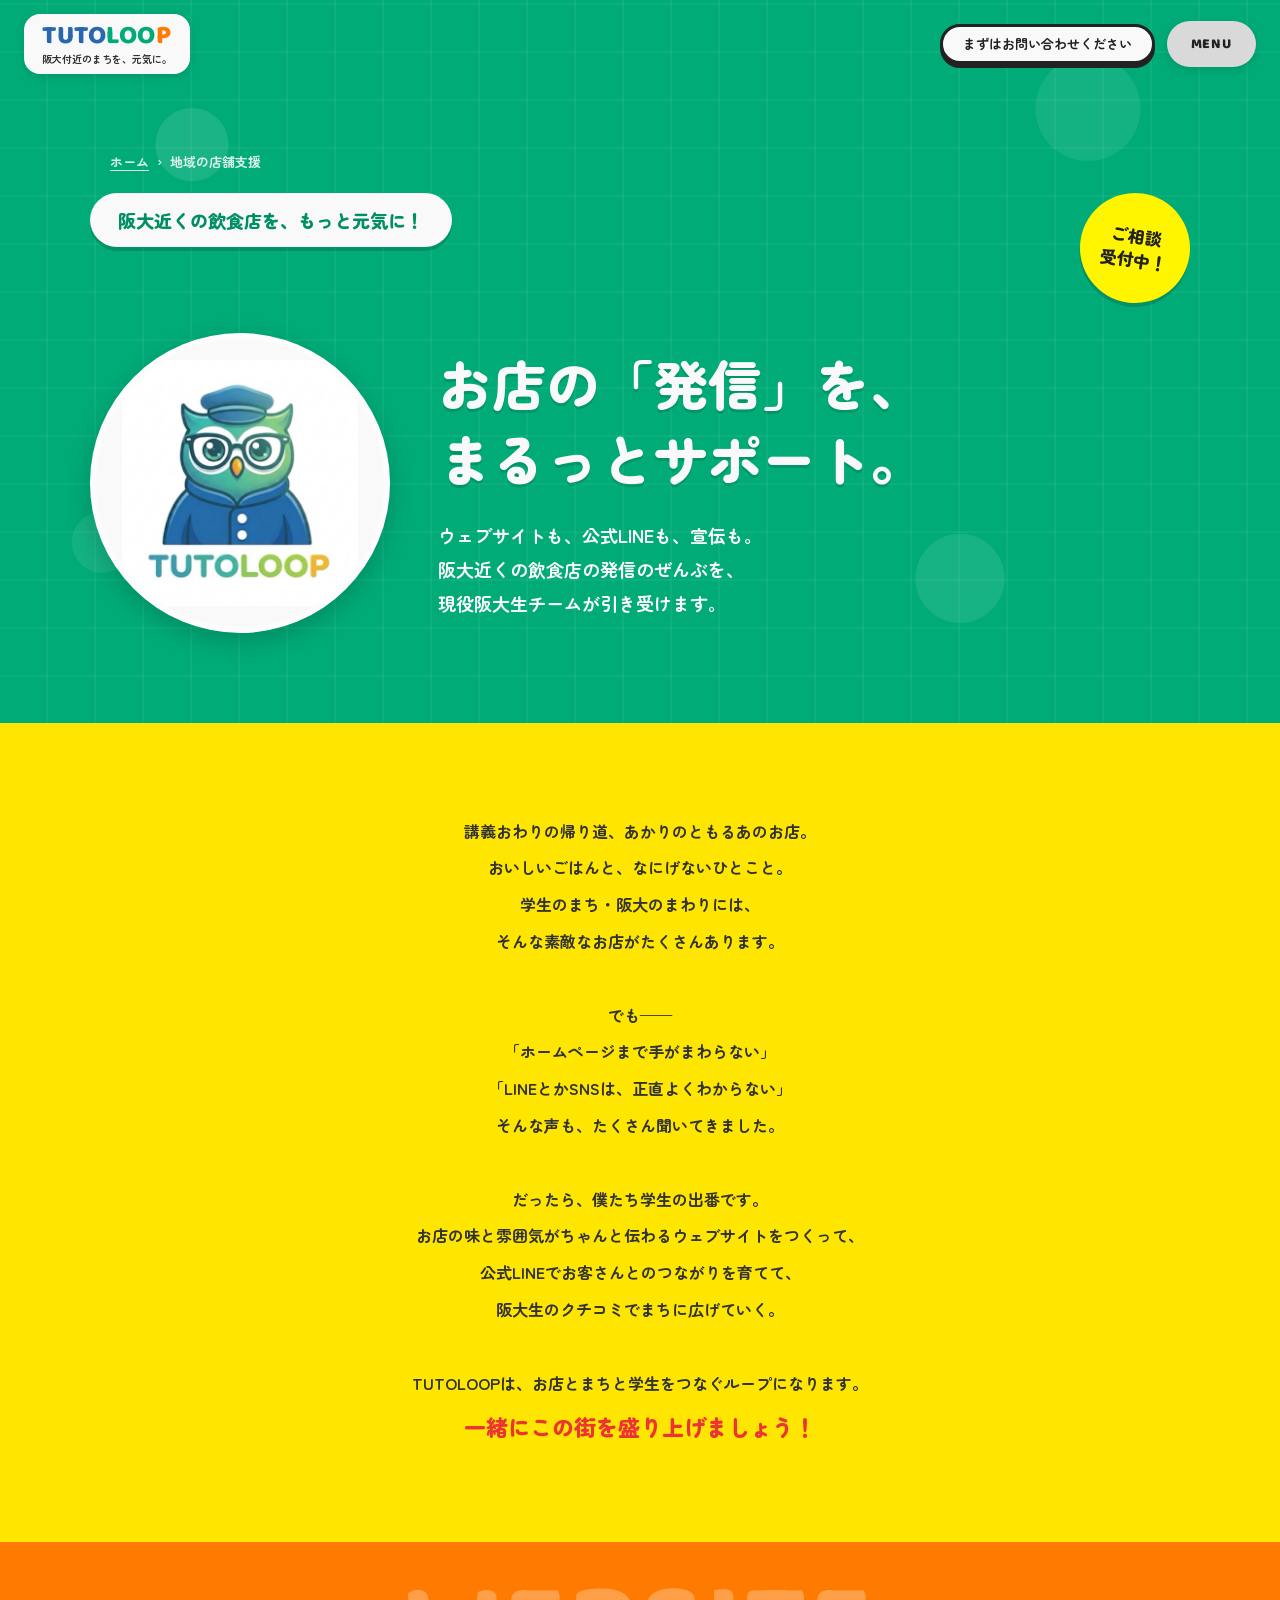
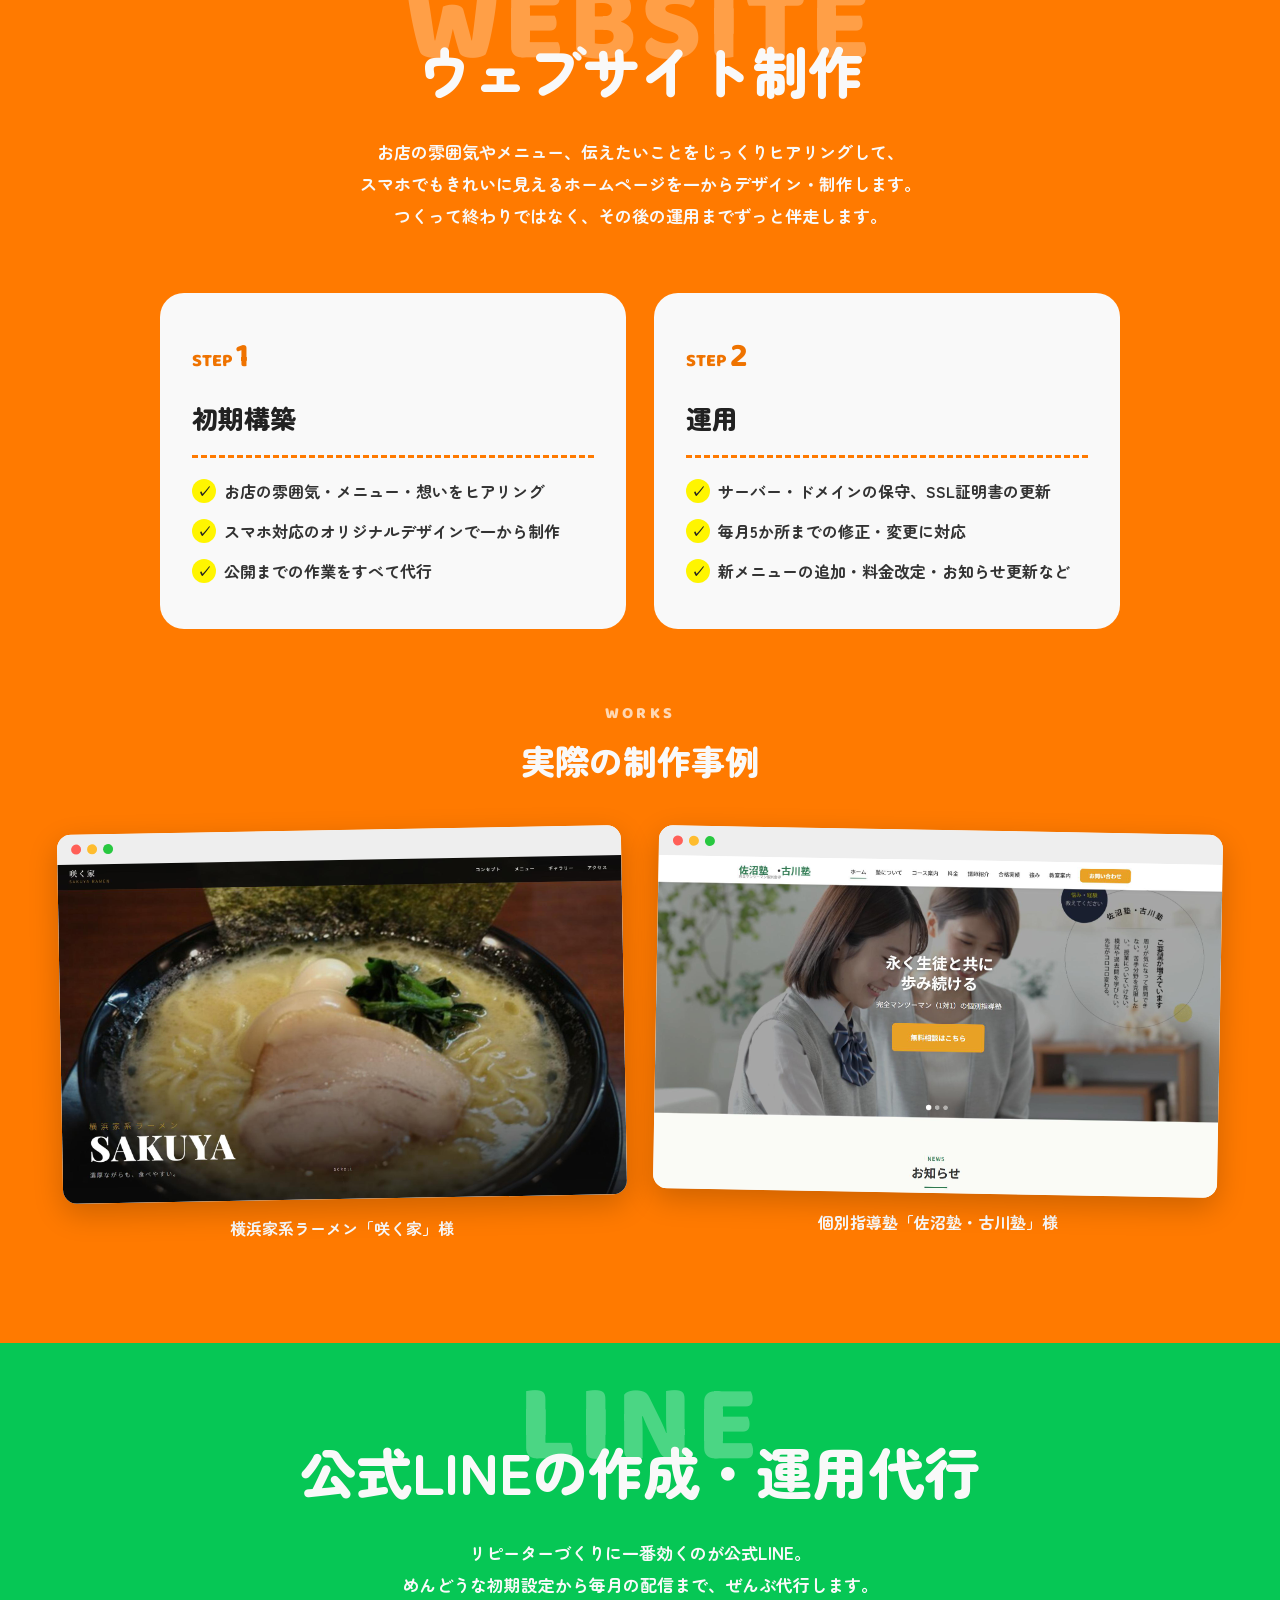
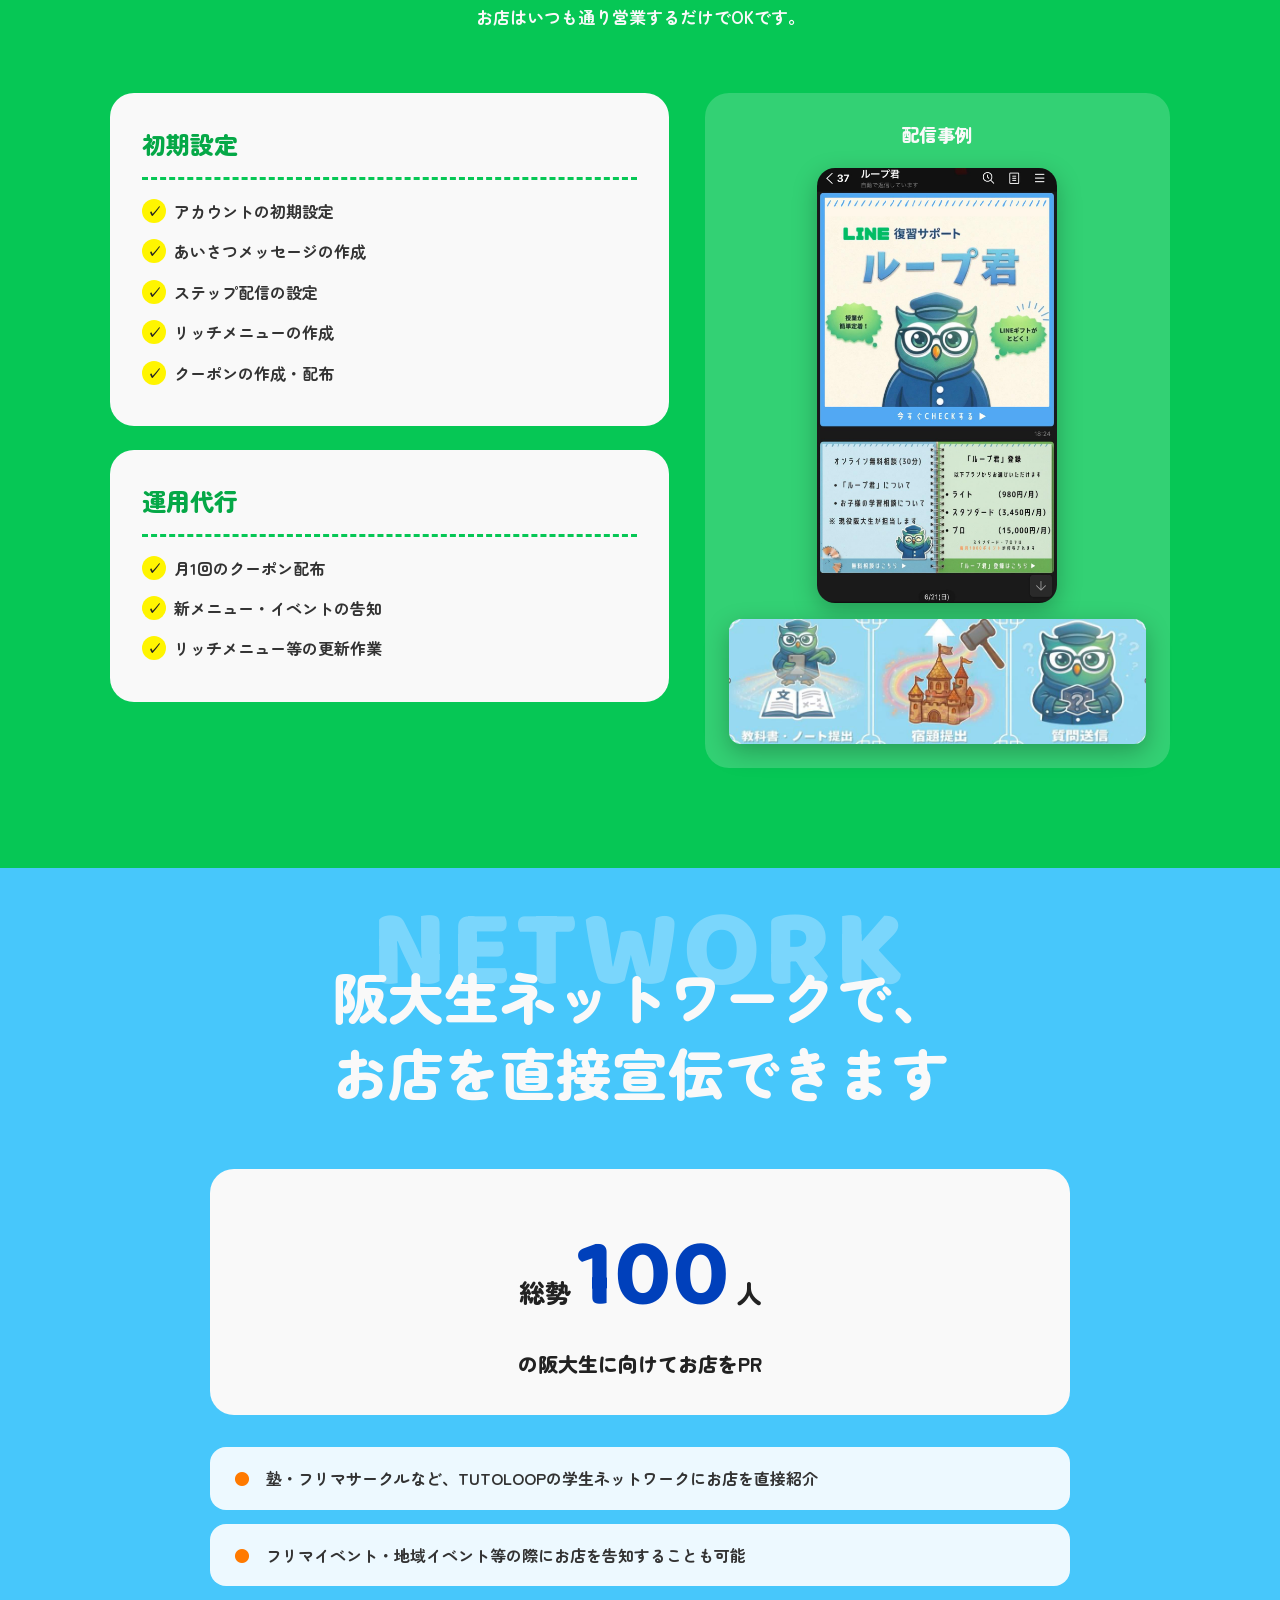
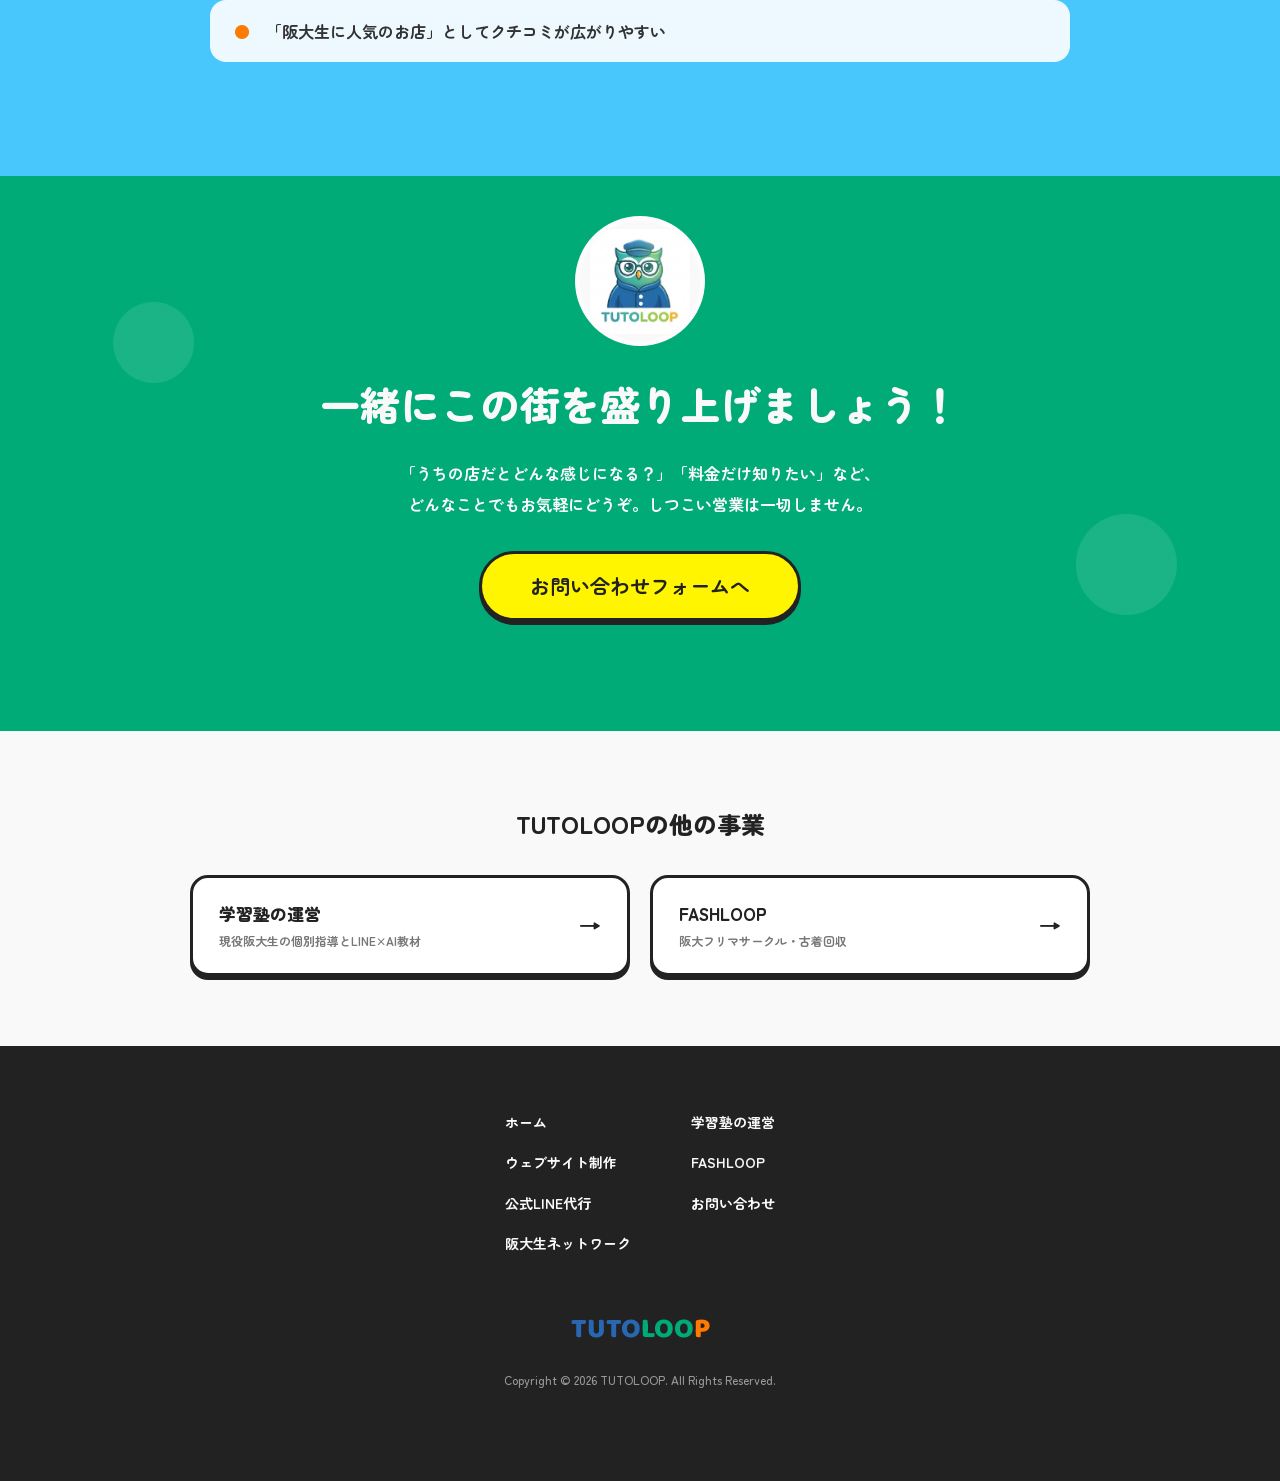
<file: shop/index.html>
<!DOCTYPE html>
<html lang="ja">
<head>
  <meta charset="UTF-8">
  <meta name="viewport" content="width=device-width, initial-scale=1.0">
  <title>地域の店舗支援｜飲食店のウェブサイト制作＆公式LINE代行 - TUTOLOOP</title>
  <meta name="description" content="TUTOLOOPの店舗支援事業。阪大近くの飲食店のウェブサイト制作と公式LINEの作成・運用代行を、現役阪大生チームがまるっとサポートします。総勢100人の阪大生ネットワークでお店を直接PR。">
  <link rel="canonical" href="https://tutoloop.com/shop/">
  <link rel="icon" href="../assets/logo.jpg">
  <link rel="preconnect" href="https://fonts.googleapis.com">
  <link rel="preconnect" href="https://fonts.gstatic.com" crossorigin>
  <link href="https://fonts.googleapis.com/css2?family=Zen+Maru+Gothic:wght@500;700;900&family=Baloo+2:wght@700;800&display=swap" rel="stylesheet">
  <link rel="stylesheet" href="../css/style.css">
</head>
<body class="theme-shop">

  <!-- ヘッダー -->
  <header class="header">
    <a href="../index.html" class="header__logo" aria-label="TUTOLOOP ホーム">
      <span class="logo-text"><span class="lt-b">TUTO</span><span class="lt-g">LOO</span><span class="lt-o">P</span></span>
      <span class="logo-tagline">阪大付近のまちを、元気に。</span>
    </a>
    <div class="header__actions">
      <a href="#" data-contact class="btn-cta header__cta">まずは<br class="sp-only">お問い合わせください</a>
      <button class="menu-btn" id="menuBtn" aria-expanded="false" aria-controls="globalMenu">MENU</button>
    </div>
  </header>

  <!-- オーバーレイメニュー -->
  <nav class="menu-overlay" id="globalMenu" hidden>
    <div class="menu-card">
      <button class="menu-close" id="menuClose" aria-label="メニューを閉じる">×</button>
      <ul class="menu-list">
        <li><a href="../index.html">ホーム <span>HOME</span></a></li>
        <li><a href="#top">地域の店舗支援 <span>SHOP SUPPORT</span></a></li>
        <li><a href="#website">ウェブサイト制作 <span>WEBSITE</span></a></li>
        <li><a href="#line">公式LINE代行 <span>LINE</span></a></li>
        <li><a href="#network">阪大生ネットワーク <span>NETWORK</span></a></li>
        <li><a href="../juku/index.html">学習塾の運営 <span>SCHOOL</span></a></li>
        <li><a href="../fashloop/index.html">FASHLOOP <span>FASHLOOP</span></a></li>
        <li><a href="#" data-contact>お問い合わせ <span>CONTACT</span></a></li>
      </ul>
    </div>
  </nav>

  <main id="top">

    <!-- ヒーロー -->
    <section class="hero hero--theme">
      <nav class="breadcrumb" aria-label="パンくずリスト">
        <ol>
          <li><a href="../index.html">ホーム</a></li>
          <li>地域の店舗支援</li>
        </ol>
      </nav>
      <div class="hero__inner">
        <div class="hero__badge-wrap">
          <p class="hero__lead-badge">阪大近くの飲食店を、もっと元気に！</p>
          <p class="hero__accept-badge">ご相談<br>受付中！</p>
        </div>
        <div class="hero__main">
          <div class="hero__owl">
            <img src="../assets/logo.jpg" alt="TUTOLOOP（チュートループ）のマスコット、フクロウのループ君">
          </div>
          <div class="hero__copy">
            <h1 class="hero__title">お店の「発信」を、<br>まるっとサポート。</h1>
            <p class="hero__sub">
              ウェブサイトも、公式LINEも、宣伝も。<br>
              阪大近くの飲食店の発信のぜんぶを、<br class="pc-only">
              現役阪大生チームが引き受けます。
            </p>
          </div>
        </div>
      </div>
    </section>

    <!-- メッセージ -->
    <section class="message">
      <div class="message__inner fade-up">
        <p>
          講義おわりの帰り道、あかりのともるあのお店。<br>
          おいしいごはんと、なにげないひとこと。<br>
          学生のまち・阪大のまわりには、<br class="pc-only">
          そんな素敵なお店がたくさんあります。<br>
          <br>
          でも——<br>
          「ホームページまで手がまわらない」<br>
          「LINEとかSNSは、正直よくわからない」<br>
          そんな声も、たくさん聞いてきました。<br>
          <br>
          だったら、僕たち学生の出番です。<br>
          お店の味と雰囲気がちゃんと伝わるウェブサイトをつくって、<br class="pc-only">
          公式LINEでお客さんとのつながりを育てて、<br class="pc-only">
          阪大生のクチコミでまちに広げていく。<br>
          <br>
          TUTOLOOPは、お店とまちと学生をつなぐループになります。<br>
          <strong>一緒にこの街を盛り上げましょう！</strong>
        </p>
      </div>
    </section>

    <!-- ウェブサイト制作 -->
    <section class="website" id="website">
      <div class="section-head">
        <span class="section-head__en" aria-hidden="true">WEBSITE</span>
        <h2 class="section-head__title">ウェブサイト制作</h2>
        <p class="section-head__desc">
          お店の雰囲気やメニュー、伝えたいことをじっくりヒアリングして、<br>
          スマホでもきれいに見えるホームページを一からデザイン・制作します。<br>
          つくって終わりではなく、その後の運用までずっと伴走します。
        </p>
      </div>

      <div class="website__steps fade-up">
        <article class="step-card">
          <div class="step-card__label">STEP <strong>1</strong></div>
          <h3 class="step-card__title">初期構築</h3>
          <ul class="check-list">
            <li>お店の雰囲気・メニュー・想いをヒアリング</li>
            <li>スマホ対応のオリジナルデザインで一から制作</li>
            <li>公開までの作業をすべて代行</li>
          </ul>
        </article>
        <article class="step-card">
          <div class="step-card__label">STEP <strong>2</strong></div>
          <h3 class="step-card__title">運用</h3>
          <ul class="check-list">
            <li>サーバー・ドメインの保守、SSL証明書の更新</li>
            <li>毎月5か所までの修正・変更に対応</li>
            <li>新メニューの追加・料金改定・お知らせ更新など</li>
          </ul>
        </article>
      </div>

      <!-- 制作事例 -->
      <div class="works fade-up">
        <h3 class="works__title"><span class="works__en">WORKS</span>実際の制作事例</h3>
        <div class="works__grid">
          <figure class="work-item">
            <div class="browser-frame">
              <div class="browser-frame__bar"><i></i><i></i><i></i></div>
              <img src="../assets/works-sakuya.png" alt="制作事例：横浜家系ラーメン 咲く家（SAKUYA）のウェブサイト" loading="lazy">
            </div>
            <figcaption>横浜家系ラーメン「咲く家」様</figcaption>
          </figure>
          <figure class="work-item">
            <div class="browser-frame">
              <div class="browser-frame__bar"><i></i><i></i><i></i></div>
              <img src="../assets/works-sanuma.png" alt="制作事例：完全マンツーマン個別指導 佐沼塾・古川塾のウェブサイト" loading="lazy">
            </div>
            <figcaption>個別指導塾「佐沼塾・古川塾」様</figcaption>
          </figure>
        </div>
      </div>
    </section>

    <!-- 公式LINE -->
    <section class="line" id="line">
      <div class="section-head">
        <span class="section-head__en" aria-hidden="true">LINE</span>
        <h2 class="section-head__title">公式LINEの<br class="sp-only">作成・運用代行</h2>
        <p class="section-head__desc">
          リピーターづくりに一番効くのが公式LINE。<br>
          めんどうな初期設定から毎月の配信まで、ぜんぶ代行します。<br>
          お店はいつも通り営業するだけでOKです。
        </p>
      </div>

      <div class="line__content">
        <div class="line__cards fade-up">
          <article class="line-card">
            <h3 class="line-card__title">初期設定</h3>
            <ul class="check-list">
              <li>アカウントの初期設定</li>
              <li>あいさつメッセージの作成</li>
              <li>ステップ配信の設定</li>
              <li>リッチメニューの作成</li>
              <li>クーポンの作成・配布</li>
            </ul>
          </article>
          <article class="line-card">
            <h3 class="line-card__title">運用代行</h3>
            <ul class="check-list">
              <li>月1回のクーポン配布</li>
              <li>新メニュー・イベントの告知</li>
              <li>リッチメニュー等の更新作業</li>
            </ul>
          </article>
        </div>
        <div class="line__example fade-up">
          <p class="line__example-label">配信事例</p>
          <div class="line__example-imgs">
            <img class="line__phone" src="../assets/line-loopkun.png" alt="配信事例：LINE復習サポート「ループ君」のトーク画面" loading="lazy">
            <img class="line__richmenu" src="../assets/line-richmenu.png" alt="配信事例：オリジナルイラストのリッチメニュー" loading="lazy">
          </div>
        </div>
      </div>
    </section>

    <!-- 阪大生ネットワーク -->
    <section class="network" id="network">
      <div class="section-head">
        <span class="section-head__en" aria-hidden="true">NETWORK</span>
        <h2 class="section-head__title">阪大生ネットワークで、<br>お店を直接宣伝できます</h2>
      </div>
      <div class="network__content fade-up">
        <div class="network__number">
          <p>総勢<strong>100</strong>人<span>の阪大生に向けてお店をPR</span></p>
        </div>
        <ul class="network__points">
          <li>塾・フリマサークルなど、TUTOLOOPの学生ネットワークにお店を直接紹介</li>
          <li>フリマイベント・地域イベント等の際にお店を告知することも可能</li>
          <li>「阪大生に人気のお店」としてクチコミが広がりやすい</li>
        </ul>
      </div>
    </section>

    <!-- CTA -->
    <section class="contact-cta contact-cta--theme" id="contact">
      <div class="contact-cta__inner fade-up">
        <div class="contact-cta__owl">
          <img src="../assets/logo.jpg" alt="">
        </div>
        <h2 class="contact-cta__title">一緒にこの街を<br class="sp-only">盛り上げましょう！</h2>
        <p class="contact-cta__text">「うちの店だとどんな感じになる？」「料金だけ知りたい」など、<br class="pc-only">どんなことでもお気軽にどうぞ。しつこい営業は一切しません。</p>
        <a href="#" data-contact class="btn-cta btn-cta--large">お問い合わせフォームへ</a>
      </div>
    </section>

    <!-- 他の事業へ -->
    <section class="crosslink">
      <h2 class="crosslink__title">TUTOLOOPの他の事業</h2>
      <div class="crosslink__grid">
        <a class="crosslink__item" href="../juku/index.html">
          <span>学習塾の運営<small>現役阪大生の個別指導とLINE×AI教材</small></span>
          <span aria-hidden="true">→</span>
        </a>
        <a class="crosslink__item" href="../fashloop/index.html">
          <span>FASHLOOP<small>阪大フリマサークル・古着回収</small></span>
          <span aria-hidden="true">→</span>
        </a>
      </div>
    </section>
  </main>

  <!-- フッター -->
  <footer class="footer">
    <div class="footer__inner">
      <nav class="footer__nav">
        <ul>
          <li><a href="../index.html">ホーム</a></li>
          <li><a href="#website">ウェブサイト制作</a></li>
          <li><a href="#line">公式LINE代行</a></li>
          <li><a href="#network">阪大生ネットワーク</a></li>
        </ul>
        <ul>
          <li><a href="../juku/index.html">学習塾の運営</a></li>
          <li><a href="../fashloop/index.html">FASHLOOP</a></li>
          <li><a href="#" data-contact>お問い合わせ</a></li>
        </ul>
      </nav>
      <p class="footer__logo"><span class="lt-b">TUTO</span><span class="lt-g">LOO</span><span class="lt-o">P</span></p>
      <p class="footer__copy">Copyright © 2026 TUTOLOOP. All Rights Reserved.</p>
    </div>
  </footer>

  <!-- モバイル固定CTA -->
  <div class="sp-fixed-cta">
    <a href="#" data-contact class="btn-cta">まずはお問い合わせください</a>
  </div>

  <script src="../js/script.js"></script>
</body>
</html>
</file>
<file: css/style.css>
/* ==========================================================
   TUTOLOOP 自社サイト
   デザイン参考：monokoto-lab.jp（カラーブロッキング／ポップ）
   ========================================================== */

:root {
  --ink: #222222;
  --text: #333333;
  --off: #f9f9f9;
  --green: #00ab78;       /* ヒーロー・お知らせ */
  --green-deep: #008f65;
  --yellow: #ffe600;      /* メッセージ・セットプラン */
  --yellow-vivid: #fff500;
  --blue: #47c7fb;        /* ABOUT・NETWORK */
  --blue-card: #22b9f9;
  --blue-card-edge: #00a8ee;
  --deep-blue: #2867b2;   /* フクロウのジャケット色。強調テキスト */
  --navy-text: #0040bb;
  --orange: #ff7a00;      /* WEBSITE */
  --orange-deep: #ef7300;
  --line-green: #06c755;  /* LINEセクション（LINEブランド色） */
  --line-green-deep: #05a847;
  --red: #ed3434;
  --radius-card: 24px;
  --font-jp: "Zen Maru Gothic", "Hiragino Maru Gothic ProN", sans-serif;
  --font-en: "Baloo 2", "Zen Maru Gothic", sans-serif;
}

* { margin: 0; padding: 0; box-sizing: border-box; }

html { scroll-behavior: smooth; scroll-padding-top: 90px; }

body {
  font-family: var(--font-jp);
  font-weight: 500;
  font-size: 16px;
  line-height: 1.9;
  color: var(--text);
  background: #fff;
  overflow-x: hidden;
}

img { max-width: 100%; height: auto; display: block; }
ul { list-style: none; }
a { color: inherit; text-decoration: none; }

.sp-only { display: none; }
.pc-only { display: inline; }

/* ---------- 共通パーツ ---------- */

.btn-cta {
  display: inline-block;
  background: var(--off);
  color: var(--ink);
  border: 3px solid var(--ink);
  border-radius: 46px;
  font-weight: 700;
  font-size: 15px;
  line-height: 1.4;
  padding: 10px 26px;
  text-align: center;
  transition: transform .2s ease, box-shadow .2s ease;
  box-shadow: 0 4px 0 var(--ink);
}
.btn-cta:hover { transform: translateY(2px); box-shadow: 0 2px 0 var(--ink); }

.btn-cta--large {
  font-size: 20px;
  padding: 18px 48px;
  background: var(--yellow-vivid);
}

/* セクション見出し（英字ウォーターマーク重ね） */
.section-head {
  position: relative;
  text-align: center;
  padding: 90px 20px 40px;
  max-width: 1200px;
  margin: 0 auto;
  /* 英字ウォーターマークが長い場合に横スクロールを起こさないようクリップ */
  overflow-x: clip;
}
.section-head__en {
  position: absolute;
  top: 30px;
  left: 50%;
  transform: translateX(-50%);
  font-family: var(--font-en);
  font-weight: 800;
  font-size: 110px;
  letter-spacing: .04em;
  color: rgba(255, 255, 255, .28);
  white-space: nowrap;
  pointer-events: none;
  line-height: 1;
}
.section-head__title {
  position: relative;
  font-size: 56px;
  font-weight: 900;
  line-height: 1.35;
  color: var(--off);
  z-index: 1;
}
.section-head__desc {
  position: relative;
  margin-top: 28px;
  font-size: 17px;
  font-weight: 700;
  color: var(--off);
  z-index: 1;
}
.section-head--small { padding-top: 70px; }
.section-head--small .section-head__en { font-size: 80px; top: 40px; }
.section-head--small .section-head__title { font-size: 40px; }

/* チェックリスト */
.check-list li {
  position: relative;
  padding-left: 32px;
  margin-bottom: 10px;
  font-weight: 700;
}
.check-list li::before {
  content: "✓";
  position: absolute;
  left: 0;
  top: 0;
  width: 24px;
  height: 24px;
  margin-top: 3px;
  border-radius: 50%;
  background: var(--yellow-vivid);
  color: var(--ink);
  font-size: 14px;
  font-weight: 900;
  line-height: 24px;
  text-align: center;
}

/* スクロールフェードイン（JS有効時のみ、控えめ） */
body.js-anim .fade-up {
  opacity: 0;
  transform: translateY(20px);
  transition: opacity .6s ease, transform .6s ease;
}
body.js-anim .fade-up.is-visible { opacity: 1; transform: translateY(0); }

/* ---------- ヘッダー ---------- */

.header {
  position: fixed;
  top: 0;
  left: 0;
  right: 0;
  z-index: 100;
  display: flex;
  align-items: center;
  justify-content: space-between;
  padding: 14px 24px;
  pointer-events: none;
}
.header > * { pointer-events: auto; }

.header__logo {
  display: flex;
  flex-direction: column;
  background: var(--off);
  border-radius: 16px;
  padding: 8px 18px 10px;
  box-shadow: 0 3px 10px rgba(0,0,0,.12);
  line-height: 1.1;
}
.logo-text {
  font-family: var(--font-en);
  font-weight: 800;
  font-size: 26px;
  letter-spacing: .02em;
}
.lt-b { color: var(--deep-blue); }
.lt-g { color: var(--green); }
.lt-o { color: var(--orange); }
.logo-tagline {
  font-size: 10px;
  font-weight: 700;
  color: var(--text);
  margin-top: 2px;
}

.header__actions { display: flex; align-items: center; gap: 12px; }
.header__cta { font-size: 13px; padding: 8px 20px; }

.menu-btn {
  font-family: var(--font-en);
  font-weight: 800;
  font-size: 14px;
  letter-spacing: .06em;
  background: #d9d9d9;
  color: var(--ink);
  border: none;
  border-radius: 46px;
  padding: 12px 24px;
  cursor: pointer;
  box-shadow: 0 3px 10px rgba(0,0,0,.12);
  transition: background .2s ease;
}
.menu-btn:hover { background: #c8c8c8; }

/* オーバーレイメニュー */
.menu-overlay[hidden] { display: none; }
.menu-overlay {
  position: fixed;
  inset: 0;
  z-index: 200;
  background: rgba(0, 90, 60, .45);
  display: flex;
  align-items: flex-start;
  justify-content: center;
  padding: 80px 16px 40px;
  overflow-y: auto;
}
.menu-card {
  position: relative;
  background: var(--off);
  border-radius: var(--radius-card);
  padding: 48px 40px;
  width: min(480px, 100%);
  box-shadow: 0 12px 40px rgba(0,0,0,.25);
}
.menu-close {
  position: absolute;
  top: 16px;
  right: 16px;
  width: 44px;
  height: 44px;
  border: none;
  border-radius: 50%;
  background: var(--ink);
  color: #fff;
  font-size: 22px;
  cursor: pointer;
  line-height: 1;
}
.menu-list li { border-bottom: 1px dashed #ccc; }
.menu-list li:last-child { border-bottom: none; }
.menu-list a {
  display: flex;
  align-items: baseline;
  gap: 12px;
  padding: 14px 4px;
  font-size: 18px;
  font-weight: 700;
  transition: color .2s ease;
}
.menu-list a:hover { color: var(--green); }
.menu-list a span {
  font-family: var(--font-en);
  font-weight: 700;
  font-size: 12px;
  color: #999;
  letter-spacing: .08em;
}

/* ---------- ヒーロー ---------- */

.hero {
  background-color: var(--green);
  background-image:
    radial-gradient(circle at 15% 20%, rgba(255,255,255,.10) 0 36px, transparent 37px),
    radial-gradient(circle at 85% 15%, rgba(255,255,255,.08) 0 52px, transparent 53px),
    radial-gradient(circle at 75% 80%, rgba(255,255,255,.09) 0 44px, transparent 45px),
    radial-gradient(circle at 8% 75%, rgba(255,255,255,.08) 0 30px, transparent 31px),
    repeating-linear-gradient(0deg, transparent 0 46px, rgba(255,255,255,.05) 46px 48px),
    repeating-linear-gradient(90deg, transparent 0 46px, rgba(255,255,255,.05) 46px 48px);
  padding: 150px 20px 90px;
}
.hero__inner { max-width: 1100px; margin: 0 auto; }

.hero__badge-wrap {
  display: flex;
  align-items: flex-start;
  justify-content: space-between;
  gap: 16px;
  margin-bottom: 30px;
}
.hero__lead-badge {
  background: var(--off);
  color: var(--green-deep);
  font-weight: 900;
  font-size: 18px;
  border-radius: 46px;
  padding: 10px 28px;
  box-shadow: 0 4px 0 rgba(0,0,0,.15);
}
.hero__accept-badge {
  flex-shrink: 0;
  width: 110px;
  height: 110px;
  border-radius: 50%;
  background: var(--yellow-vivid);
  color: var(--ink);
  font-weight: 900;
  font-size: 17px;
  line-height: 1.4;
  display: flex;
  align-items: center;
  justify-content: center;
  text-align: center;
  transform: rotate(8deg);
  box-shadow: 0 4px 0 rgba(0,0,0,.15);
}

.hero__main {
  display: flex;
  align-items: center;
  gap: 48px;
}
.hero__owl {
  flex-shrink: 0;
  width: 300px;
  height: 300px;
  border-radius: 50%;
  background: var(--off);
  overflow: hidden;
  display: flex;
  align-items: center;
  justify-content: center;
  border: 6px solid rgba(255,255,255,.6);
  box-shadow: 0 8px 24px rgba(0,0,0,.18);
}
.hero__owl img { width: 82%; }

.hero__title {
  font-size: 54px;
  font-weight: 900;
  line-height: 1.4;
  color: var(--off);
  text-shadow: 0 3px 0 rgba(0,0,0,.12);
}
.hero__sub {
  margin-top: 22px;
  font-size: 18px;
  font-weight: 700;
  color: var(--off);
}

/* ---------- メッセージ ---------- */

.message { background: var(--yellow); padding: 90px 20px; }
.message__inner {
  max-width: 760px;
  margin: 0 auto;
  text-align: center;
  font-weight: 700;
  font-size: 16px;
  line-height: 2.3;
  color: var(--text);
}
.message__inner strong {
  font-size: 22px;
  font-weight: 900;
  color: var(--red);
}

/* ---------- ABOUT ---------- */

.about { background: var(--blue); padding-bottom: 100px; }
.about__cards {
  max-width: 1200px;
  margin: 30px auto 0;
  padding: 0 20px;
  display: grid;
  grid-template-columns: repeat(3, 1fr);
  gap: 28px;
}
.about-card {
  position: relative;
  background: var(--off);
  border-radius: var(--radius-card);
  padding: 56px 28px 32px;
  text-align: center;
}
.about-card__num {
  position: absolute;
  top: -26px;
  left: 50%;
  transform: translateX(-50%);
  width: 64px;
  height: 64px;
  border-radius: 50%;
  background: var(--yellow-vivid);
  color: var(--ink);
  font-family: var(--font-en);
  font-weight: 800;
  font-size: 24px;
  display: flex;
  align-items: center;
  justify-content: center;
  box-shadow: 0 3px 0 rgba(0,0,0,.15);
}
.about-card__title {
  font-size: 21px;
  font-weight: 900;
  line-height: 1.5;
  color: var(--navy-text);
  margin-bottom: 14px;
  min-height: 3em;
  display: flex;
  align-items: center;
  justify-content: center;
}
.about-card__text { font-size: 14.5px; text-align: left; }
.about-card--main {
  border: 4px solid var(--orange);
}
.about-card--main .about-card__badge {
  display: inline-block;
  background: var(--orange);
  color: #fff;
  font-size: 13px;
  font-weight: 900;
  border-radius: 46px;
  padding: 2px 16px;
  margin-bottom: 8px;
}

/* ---------- WEBSITE ---------- */

.website { background: var(--orange); padding-bottom: 100px; }

.website__steps {
  max-width: 1000px;
  margin: 20px auto 0;
  padding: 0 20px;
  display: grid;
  grid-template-columns: 1fr 1fr;
  gap: 28px;
}
.step-card {
  background: var(--off);
  border-radius: var(--radius-card);
  padding: 32px;
}
.step-card__label {
  font-family: var(--font-en);
  font-weight: 800;
  font-size: 18px;
  color: var(--orange-deep);
}
.step-card__label strong { font-size: 34px; }
.step-card__title {
  font-size: 26px;
  font-weight: 900;
  color: var(--ink);
  margin: 4px 0 18px;
  padding-bottom: 12px;
  border-bottom: 3px dashed var(--orange);
}

/* 制作事例 */
.works {
  max-width: 1200px;
  margin: 70px auto 0;
  padding: 0 20px;
}
.works__title {
  text-align: center;
  font-size: 34px;
  font-weight: 900;
  color: var(--off);
  margin-bottom: 36px;
}
.works__en {
  display: block;
  font-family: var(--font-en);
  font-weight: 800;
  font-size: 16px;
  letter-spacing: .2em;
  color: rgba(255,255,255,.7);
}
.works__grid {
  display: grid;
  grid-template-columns: 1fr 1fr;
  gap: 32px;
}
.work-item figcaption {
  text-align: center;
  color: var(--off);
  font-weight: 700;
  margin-top: 14px;
}
.browser-frame {
  background: #fff;
  border-radius: 14px;
  overflow: hidden;
  box-shadow: 0 10px 30px rgba(0,0,0,.2);
  transform: rotate(-1deg);
  transition: transform .3s ease;
}
.work-item:nth-child(2) .browser-frame { transform: rotate(1deg); }
.work-item:hover .browser-frame { transform: rotate(0) scale(1.02); }
.browser-frame__bar {
  display: flex;
  gap: 6px;
  padding: 10px 14px;
  background: #eee;
}
.browser-frame__bar i {
  width: 10px;
  height: 10px;
  border-radius: 50%;
}
.browser-frame__bar i:nth-child(1) { background: #ff5f57; }
.browser-frame__bar i:nth-child(2) { background: #febc2e; }
.browser-frame__bar i:nth-child(3) { background: #28c840; }

/* 料金ブロック共通 */
.price-block {
  max-width: 1000px;
  margin: 70px auto 0;
  padding: 40px 32px 32px;
  background: var(--yellow);
  border-radius: var(--radius-card);
}
.price-block__title {
  text-align: center;
  font-size: 30px;
  font-weight: 900;
  color: var(--ink);
  margin-bottom: 28px;
}
.price-note {
  text-align: center;
  font-size: 13px;
  margin-top: 18px;
}

/* WEB料金：比較 */
.price-compare {
  display: flex;
  align-items: stretch;
  justify-content: center;
  gap: 20px;
}
.price-compare__col {
  flex: 1;
  max-width: 360px;
  border-radius: 18px;
  padding: 24px 28px;
  text-align: center;
}
.price-compare__col--normal { background: #fff; }
.price-compare__col--normal dd { color: #888; text-decoration: line-through; }
.price-compare__col--special {
  background: var(--red);
  color: #fff;
  transform: scale(1.05);
  box-shadow: 0 8px 24px rgba(237,52,52,.35);
}
.price-compare__label {
  font-weight: 900;
  font-size: 18px;
  margin-bottom: 14px;
}
.price-compare__col dl div { margin-bottom: 12px; }
.price-compare__col dt { font-size: 14px; font-weight: 700; }
.price-compare__col dd { font-size: 20px; font-weight: 900; }
.price-compare__col--special dd strong { font-size: 32px; }
.price-compare__arrow {
  align-self: center;
  font-size: 36px;
  color: var(--ink);
}

/* ---------- LINE ---------- */

.line { background: var(--line-green); padding-bottom: 100px; }

.line__content {
  max-width: 1100px;
  margin: 20px auto 0;
  padding: 0 20px;
  display: grid;
  grid-template-columns: 1.2fr 1fr;
  gap: 36px;
  align-items: start;
}
.line__cards { display: grid; gap: 24px; }
.line-card {
  background: var(--off);
  border-radius: var(--radius-card);
  padding: 28px 32px;
}
.line-card__title {
  font-size: 24px;
  font-weight: 900;
  color: var(--line-green-deep);
  margin-bottom: 16px;
  padding-bottom: 10px;
  border-bottom: 3px dashed var(--line-green);
}

.line__example {
  background: rgba(255,255,255,.18);
  border-radius: var(--radius-card);
  padding: 24px;
}
.line__example-label {
  text-align: center;
  color: var(--off);
  font-weight: 900;
  font-size: 18px;
  margin-bottom: 16px;
}
.line__example-imgs {
  display: flex;
  flex-direction: column;
  gap: 16px;
  align-items: center;
}
.line__phone {
  width: min(240px, 80%);
  border-radius: 18px;
  box-shadow: 0 8px 24px rgba(0,0,0,.25);
}
.line__richmenu {
  border-radius: 12px;
  box-shadow: 0 8px 24px rgba(0,0,0,.25);
}

/* LINE料金カード */
.price-cards {
  display: grid;
  grid-template-columns: 1fr 1fr;
  gap: 24px;
}
.price-card {
  background: #fff;
  border-radius: 18px;
  padding: 28px;
  text-align: center;
}
.price-card__name {
  display: inline-block;
  background: var(--line-green);
  color: #fff;
  font-weight: 900;
  border-radius: 46px;
  padding: 2px 22px;
  margin-bottom: 12px;
}
.price-card__price { font-size: 22px; font-weight: 900; color: var(--ink); }
.price-card__price strong { font-size: 40px; color: var(--red); }
.price-card__desc { font-size: 13.5px; margin-top: 10px; }

/* ---------- セットプラン ---------- */

.plan { background: var(--yellow); padding: 90px 20px 100px; }
.plan__inner {
  max-width: 860px;
  margin: 0 auto;
  background: var(--off);
  border: 4px solid var(--ink);
  border-radius: var(--radius-card);
  padding: 56px 40px;
  text-align: center;
  box-shadow: 10px 10px 0 rgba(0,0,0,.15);
}
.plan__badge {
  display: inline-block;
  background: var(--red);
  color: #fff;
  font-weight: 900;
  font-size: 15px;
  border-radius: 46px;
  padding: 4px 26px;
  margin-bottom: 16px;
}
.plan__title { font-size: 44px; font-weight: 900; color: var(--ink); }
.plan__formula {
  display: flex;
  align-items: center;
  justify-content: center;
  gap: 16px;
  margin: 22px 0;
}
.plan__formula span {
  background: var(--blue);
  color: #fff;
  font-weight: 900;
  font-size: 20px;
  border-radius: 46px;
  padding: 8px 30px;
}
.plan__formula span:last-child { background: var(--line-green); }
.plan__formula em {
  font-style: normal;
  font-size: 30px;
  font-weight: 900;
  color: var(--ink);
}
.plan__prices {
  display: flex;
  justify-content: center;
  gap: 48px;
  margin: 10px 0 6px;
}
.plan__price-name { font-weight: 900; font-size: 16px; }
.plan__price-num { font-size: 24px; font-weight: 900; }
.plan__price-num strong { font-size: 48px; color: var(--red); }
.plan__note { font-size: 13px; margin-bottom: 26px; }

/* ---------- NETWORK ---------- */

.network { background: var(--blue); padding-bottom: 100px; }
.network__content {
  max-width: 900px;
  margin: 20px auto 0;
  padding: 0 20px;
}
.network__number {
  background: var(--off);
  border-radius: var(--radius-card);
  padding: 36px 24px;
  text-align: center;
  margin-bottom: 32px;
}
.network__number p { font-size: 26px; font-weight: 900; color: var(--ink); line-height: 1.5; }
.network__number strong {
  font-family: var(--font-en);
  font-size: 96px;
  color: var(--navy-text);
  padding: 0 6px;
}
.network__number span { display: block; font-size: 20px; }
.network__points li {
  background: rgba(255,255,255,.9);
  border-radius: 16px;
  padding: 16px 24px 16px 56px;
  margin-bottom: 14px;
  font-weight: 700;
  position: relative;
}
.network__points li::before {
  content: "●";
  position: absolute;
  left: 24px;
  color: var(--orange);
}

/* ---------- NEWS ---------- */

.news { background: var(--green); padding-bottom: 90px; }
.news__list {
  max-width: 800px;
  margin: 10px auto 0;
  padding: 0 20px;
}
.news__item {
  display: flex;
  align-items: baseline;
  gap: 24px;
  background: var(--off);
  border-radius: 16px;
  padding: 18px 28px;
  margin-bottom: 14px;
}
.news__item time {
  font-family: var(--font-en);
  font-weight: 700;
  color: var(--green-deep);
  flex-shrink: 0;
}
.news__item p { font-weight: 700; }

/* ---------- CTA ---------- */

.contact-cta {
  background: var(--green);
  background-image:
    radial-gradient(circle at 12% 30%, rgba(255,255,255,.10) 0 40px, transparent 41px),
    radial-gradient(circle at 88% 70%, rgba(255,255,255,.10) 0 50px, transparent 51px);
  padding: 40px 20px 110px;
  text-align: center;
}
.contact-cta__owl {
  width: 130px;
  height: 130px;
  margin: 0 auto 20px;
  border-radius: 50%;
  background: var(--off);
  overflow: hidden;
  display: flex;
  align-items: center;
  justify-content: center;
  border: 5px solid rgba(255,255,255,.6);
}
.contact-cta__owl img { width: 84%; }
.contact-cta__title {
  font-size: 40px;
  font-weight: 900;
  color: var(--off);
  margin-bottom: 16px;
}
.contact-cta__text { color: var(--off); font-weight: 700; margin-bottom: 32px; }

/* ---------- フッター ---------- */

.footer { background: var(--ink); color: var(--off); padding: 60px 20px 90px; }
.footer__inner { max-width: 1000px; margin: 0 auto; text-align: center; }
.footer__nav {
  display: flex;
  justify-content: center;
  gap: 60px;
  margin-bottom: 36px;
  text-align: left;
}
.footer__nav li { margin-bottom: 10px; }
.footer__nav a { font-size: 14px; font-weight: 700; transition: color .2s ease; }
.footer__nav a:hover { color: var(--yellow-vivid); }
.footer__logo {
  font-family: var(--font-en);
  font-weight: 800;
  font-size: 28px;
  margin-bottom: 12px;
}
.footer__copy { font-size: 12px; color: #999; }

/* ---------- モバイル固定CTA ---------- */

.sp-fixed-cta {
  display: none;
  position: fixed;
  left: 0;
  right: 0;
  bottom: 0;
  z-index: 90;
  padding: 10px 16px calc(10px + env(safe-area-inset-bottom));
  background: rgba(34,34,34,.92);
}
.sp-fixed-cta .btn-cta {
  display: block;
  background: var(--yellow-vivid);
  font-size: 15px;
}

/* ==========================================================
   会社トップ（ハブ）／事業ページ共通の追加パーツ
   ========================================================== */

/* ---------- 事業ごとのテーマ色 ----------
   body に .theme-juku / .theme-fash / .theme-shop を付けると
   ヒーローやアクセントの色がその事業の色に切り替わる。 */
body { --theme: var(--green); --theme-deep: var(--green-deep); }
body.theme-juku { --theme: var(--blue-card); --theme-deep: var(--deep-blue); }
body.theme-fash { --theme: var(--orange); --theme-deep: var(--orange-deep); }
body.theme-shop { --theme: var(--green); --theme-deep: var(--green-deep); }

.hero--theme { background-color: var(--theme); }
.contact-cta--theme { background-color: var(--theme); }
.news--theme { background-color: var(--theme); }
.news--theme .news__item time { color: var(--theme-deep); }

/* ---------- パンくず ---------- */
.breadcrumb {
  max-width: 1100px;
  margin: 0 auto;
  padding: 0 20px 18px;
}
.breadcrumb ol {
  display: flex;
  flex-wrap: wrap;
  align-items: center;
  gap: 8px;
  list-style: none;
  font-size: 13px;
  font-weight: 700;
  color: rgba(255,255,255,.85);
}
.breadcrumb li + li::before { content: "›"; margin-right: 8px; }
.breadcrumb a { text-decoration: underline; text-underline-offset: 3px; }
.breadcrumb a:hover { color: var(--yellow-vivid); }

/* ---------- 事業一覧カード（トップ） ---------- */

.services { background: var(--blue); padding-bottom: 100px; }
.services__grid {
  max-width: 1200px;
  margin: 30px auto 0;
  padding: 0 20px;
  display: grid;
  grid-template-columns: repeat(3, 1fr);
  gap: 28px;
}
.svc-card {
  display: flex;
  flex-direction: column;
  background: var(--off);
  border-radius: var(--radius-card);
  overflow: hidden;
  box-shadow: 0 6px 0 rgba(0,0,0,.15);
  transition: transform .25s ease, box-shadow .25s ease;
}
.svc-card:hover { transform: translateY(-6px); box-shadow: 0 12px 0 rgba(0,0,0,.15); }
.svc-card__head {
  position: relative;
  padding: 28px 24px 22px;
  color: #fff;
  text-align: center;
}
.svc-card__icon {
  width: 112px;
  height: 112px;
  margin: 0 auto 14px;
  border-radius: 50%;
  background: #fff;
  border: 4px solid rgba(255,255,255,.65);
  box-shadow: 0 6px 16px rgba(0,0,0,.18);
  display: flex;
  align-items: center;
  justify-content: center;
  overflow: hidden;
}
.svc-card__icon img {
  /* アイコン画像は余白を除いた正方形にそろえてあるので、
     円の中央にそのまま収める */
  width: 88%;
  height: 88%;
  object-fit: contain;
  object-position: center;
}
.svc-card--juku .svc-card__head { background: var(--blue-card-edge); }
.svc-card--fash .svc-card__head { background: var(--orange); }
.svc-card--shop .svc-card__head { background: var(--green); }
.svc-card__num {
  font-family: var(--font-en);
  font-weight: 800;
  font-size: 14px;
  letter-spacing: .18em;
  opacity: .85;
}
.svc-card__title {
  font-size: 24px;
  font-weight: 900;
  line-height: 1.4;
  margin-top: 2px;
}
.svc-card__body {
  flex: 1;
  padding: 24px 26px 8px;
}
.svc-card__text { font-size: 14.5px; }
.svc-card__tags {
  display: flex;
  flex-wrap: wrap;
  gap: 8px;
  margin-top: 16px;
}
.svc-card__tags li {
  background: #ececec;
  border-radius: 46px;
  padding: 3px 14px;
  font-size: 12.5px;
  font-weight: 700;
  color: var(--text);
}
.svc-card__more {
  display: block;
  margin: 18px 26px 26px;
  padding: 12px;
  border-radius: 46px;
  background: var(--ink);
  color: #fff;
  font-weight: 900;
  font-size: 15px;
  text-align: center;
}
.svc-card:hover .svc-card__more { background: var(--theme-deep); }
.svc-card--juku:hover .svc-card__more { background: var(--deep-blue); }
.svc-card--fash:hover .svc-card__more { background: var(--orange-deep); }
.svc-card--shop:hover .svc-card__more { background: var(--green-deep); }

/* ---------- 汎用：白カードのグリッド ---------- */

.cards {
  max-width: 1100px;
  margin: 20px auto 0;
  padding: 0 20px;
  display: grid;
  gap: 26px;
}
.cards--2 { grid-template-columns: 1fr 1fr; max-width: 1000px; }
.cards--3 { grid-template-columns: repeat(3, 1fr); }
.info-card {
  background: var(--off);
  border-radius: var(--radius-card);
  padding: 30px 32px;
}
.info-card__title {
  font-size: 23px;
  font-weight: 900;
  line-height: 1.4;
  color: var(--ink);
  margin-bottom: 16px;
  padding-bottom: 10px;
  border-bottom: 3px dashed var(--theme);
  /* 1行／2行が混在しても、隣のカードと下線の高さを揃える */
  display: flex;
  align-items: flex-end;
  min-height: 2.6em;
}
/* タイトル頭の連番。テキストと同じ行に置きつつ、折り返しに巻き込まれないようにする */
.info-card__num {
  flex: none;
  font-family: var(--font-en);
  font-size: 0.95em;
  color: var(--theme);
  margin-right: 0.45em;
}
.info-card__text { font-size: 15px; line-height: 2; }

/* ---------- 汎用：定義リスト（活動概要・基本情報） ---------- */

.deflist {
  max-width: 820px;
  margin: 24px auto 0;
  padding: 0 20px;
}
.deflist dl {
  background: var(--off);
  border-radius: var(--radius-card);
  overflow: hidden;
}
.deflist dl > div {
  display: flex;
  gap: 20px;
  padding: 16px 28px;
  border-bottom: 1px dashed #ddd;
}
.deflist dl > div:last-child { border-bottom: none; }
.deflist dt {
  flex-shrink: 0;
  width: 150px;
  font-weight: 900;
  color: var(--theme-deep);
}
.deflist dd { font-weight: 700; }

/* ---------- 人物紹介（塾長など） ---------- */

.person {
  display: flex;
  align-items: center;
  gap: 18px;
  margin-top: 18px;
  padding-top: 18px;
  border-top: 1px dashed #ddd;
}
.person__photo {
  width: 96px;
  height: 96px;
  flex-shrink: 0;
  border-radius: 50%;
  object-fit: cover;
  object-position: center top;
  border: 4px solid var(--theme);
}
.person__name { font-size: 17px; font-weight: 900; color: var(--ink); line-height: 1.4; }
.person__role { font-size: 12.5px; font-weight: 700; color: #777; }

/* ---------- 入会までの流れ（STEPカード＋担当者） ---------- */

/* カード間に進行方向の矢印を置く。gapが26pxなので、その中央に重ねる */
.cards--flow .info-card { position: relative; }
.cards--flow .info-card:not(:last-child)::after {
  content: "";
  position: absolute;
  top: 50%;
  right: -19px;
  transform: translateY(-50%);
  border-top: 9px solid transparent;
  border-bottom: 9px solid transparent;
  border-left: 11px solid rgba(255, 255, 255, 0.9);
}
.flow-person {
  max-width: 420px;
  margin: 30px auto 0;
  padding: 18px 26px;
  background: var(--off);
  border-radius: var(--radius-card);
  display: flex;
  align-items: center;
  gap: 18px;
}
.flow-person .person__photo { width: 76px; height: 76px; }

/* ---------- 他事業への回遊リンク（各ページ下部） ---------- */

.crosslink { background: var(--off); padding: 70px 20px; }
.crosslink__title {
  text-align: center;
  font-size: 24px;
  font-weight: 900;
  color: var(--ink);
  margin-bottom: 28px;
}
.crosslink__grid {
  max-width: 900px;
  margin: 0 auto;
  display: grid;
  grid-template-columns: 1fr 1fr;
  gap: 20px;
}
.crosslink__item {
  display: flex;
  align-items: center;
  justify-content: space-between;
  gap: 16px;
  background: #fff;
  border: 3px solid var(--ink);
  border-radius: 18px;
  padding: 20px 26px;
  font-weight: 900;
  font-size: 17px;
  color: var(--ink);
  box-shadow: 0 4px 0 var(--ink);
  transition: transform .2s ease, box-shadow .2s ease;
}
.crosslink__item:hover { transform: translateY(2px); box-shadow: 0 2px 0 var(--ink); }
.crosslink__item small {
  display: block;
  font-size: 12px;
  font-weight: 700;
  color: #777;
}
.crosslink__item span[aria-hidden] { font-size: 22px; }

/* ==========================================================
   レスポンシブ
   ========================================================== */

@media (max-width: 900px) {
  .services__grid { grid-template-columns: 1fr; max-width: 480px; }
  .cards--2, .cards--3 { grid-template-columns: 1fr; max-width: 560px; }
  .crosslink__grid { grid-template-columns: 1fr; max-width: 480px; }
  .about__cards { grid-template-columns: 1fr; max-width: 520px; gap: 44px; }
  .website__steps { grid-template-columns: 1fr; max-width: 560px; }
  .works__grid { grid-template-columns: 1fr; max-width: 560px; margin: 0 auto; }
  .line__content { grid-template-columns: 1fr; max-width: 560px; }
  .price-cards { grid-template-columns: 1fr; max-width: 420px; margin: 0 auto; }
  .price-compare { flex-direction: column; align-items: center; }
  .price-compare__arrow { transform: rotate(90deg); }
  .price-compare__col { width: 100%; }
  .price-compare__col--special { transform: none; }
  /* 1カラムになるので、STEPの矢印は下向きに */
  .cards--flow .info-card:not(:last-child)::after {
    top: auto;
    right: 50%;
    bottom: -19px;
    transform: translateX(50%);
    border-left: 9px solid transparent;
    border-right: 9px solid transparent;
    border-top: 11px solid rgba(255, 255, 255, 0.9);
    border-bottom: 0;
  }
}

@media (max-width: 640px) {
  .sp-only { display: inline; }
  .pc-only { display: none; }

  html { scroll-padding-top: 76px; }

  .header { padding: 10px 12px; }
  .logo-text { font-size: 20px; }
  .logo-tagline { font-size: 9px; }
  .header__cta { display: none; }
  .menu-btn { padding: 10px 20px; }

  .hero { padding: 110px 16px 70px; }
  .hero__badge-wrap { flex-direction: column-reverse; align-items: flex-end; }
  .hero__lead-badge { font-size: 14px; padding: 8px 20px; align-self: stretch; text-align: center; }
  .hero__accept-badge { width: 92px; height: 92px; font-size: 14px; margin-top: -10px; }
  .hero__main { flex-direction: column; gap: 28px; }
  .hero__owl { width: 210px; height: 210px; }
  .hero__title { font-size: 34px; text-align: center; }
  .hero__sub { font-size: 15px; text-align: center; }

  .message { padding: 64px 20px; }
  .message__inner { font-size: 14px; line-height: 2.2; text-align: left; }
  .message__inner strong { font-size: 18px; }

  .section-head { padding: 64px 16px 28px; }
  .section-head__en { font-size: 52px; top: 34px; }
  .section-head__title { font-size: 30px; }
  .section-head__desc { font-size: 14.5px; }
  .section-head--small .section-head__en { font-size: 44px; }
  .section-head--small .section-head__title { font-size: 26px; }

  .about { padding-bottom: 70px; }
  .services { padding-bottom: 70px; }
  .website { padding-bottom: 70px; }

  .svc-card__title { font-size: 21px; }
  .info-card { padding: 24px 22px; }
  .info-card__title { font-size: 20px; }
  .deflist dl > div { flex-direction: column; gap: 2px; padding: 14px 20px; }
  .deflist dt { width: auto; }
  .crosslink { padding: 50px 16px; }
  .crosslink__item { font-size: 15px; padding: 16px 20px; }
  .line { padding-bottom: 70px; }
  .network { padding-bottom: 70px; }

  .works__title { font-size: 24px; }

  .price-block { margin: 50px 16px 0; padding: 30px 18px 24px; }
  .price-block__title { font-size: 22px; }
  .price-compare__col { padding: 20px; }
  .price-compare__col--special dd strong { font-size: 26px; }

  .plan { padding: 60px 16px 70px; }
  .plan__inner { padding: 40px 20px; }
  .plan__title { font-size: 30px; }
  .plan__formula { flex-direction: column; gap: 6px; }
  .plan__formula span { font-size: 17px; }
  .plan__prices { flex-direction: column; gap: 12px; }
  .plan__price-num strong { font-size: 38px; }
  .btn-cta--large { font-size: 16px; padding: 14px 32px; }

  .network__number strong { font-size: 60px; }
  .network__number p { font-size: 20px; }
  .network__number span { font-size: 15px; }

  .news__item { flex-direction: column; gap: 2px; padding: 14px 20px; }

  .contact-cta { padding-bottom: 90px; }
  .contact-cta__title { font-size: 26px; }
  .contact-cta__text { font-size: 14px; }

  .footer { padding-bottom: 120px; }
  .footer__nav { gap: 32px; }

  .sp-fixed-cta { display: block; }
}
</file>
